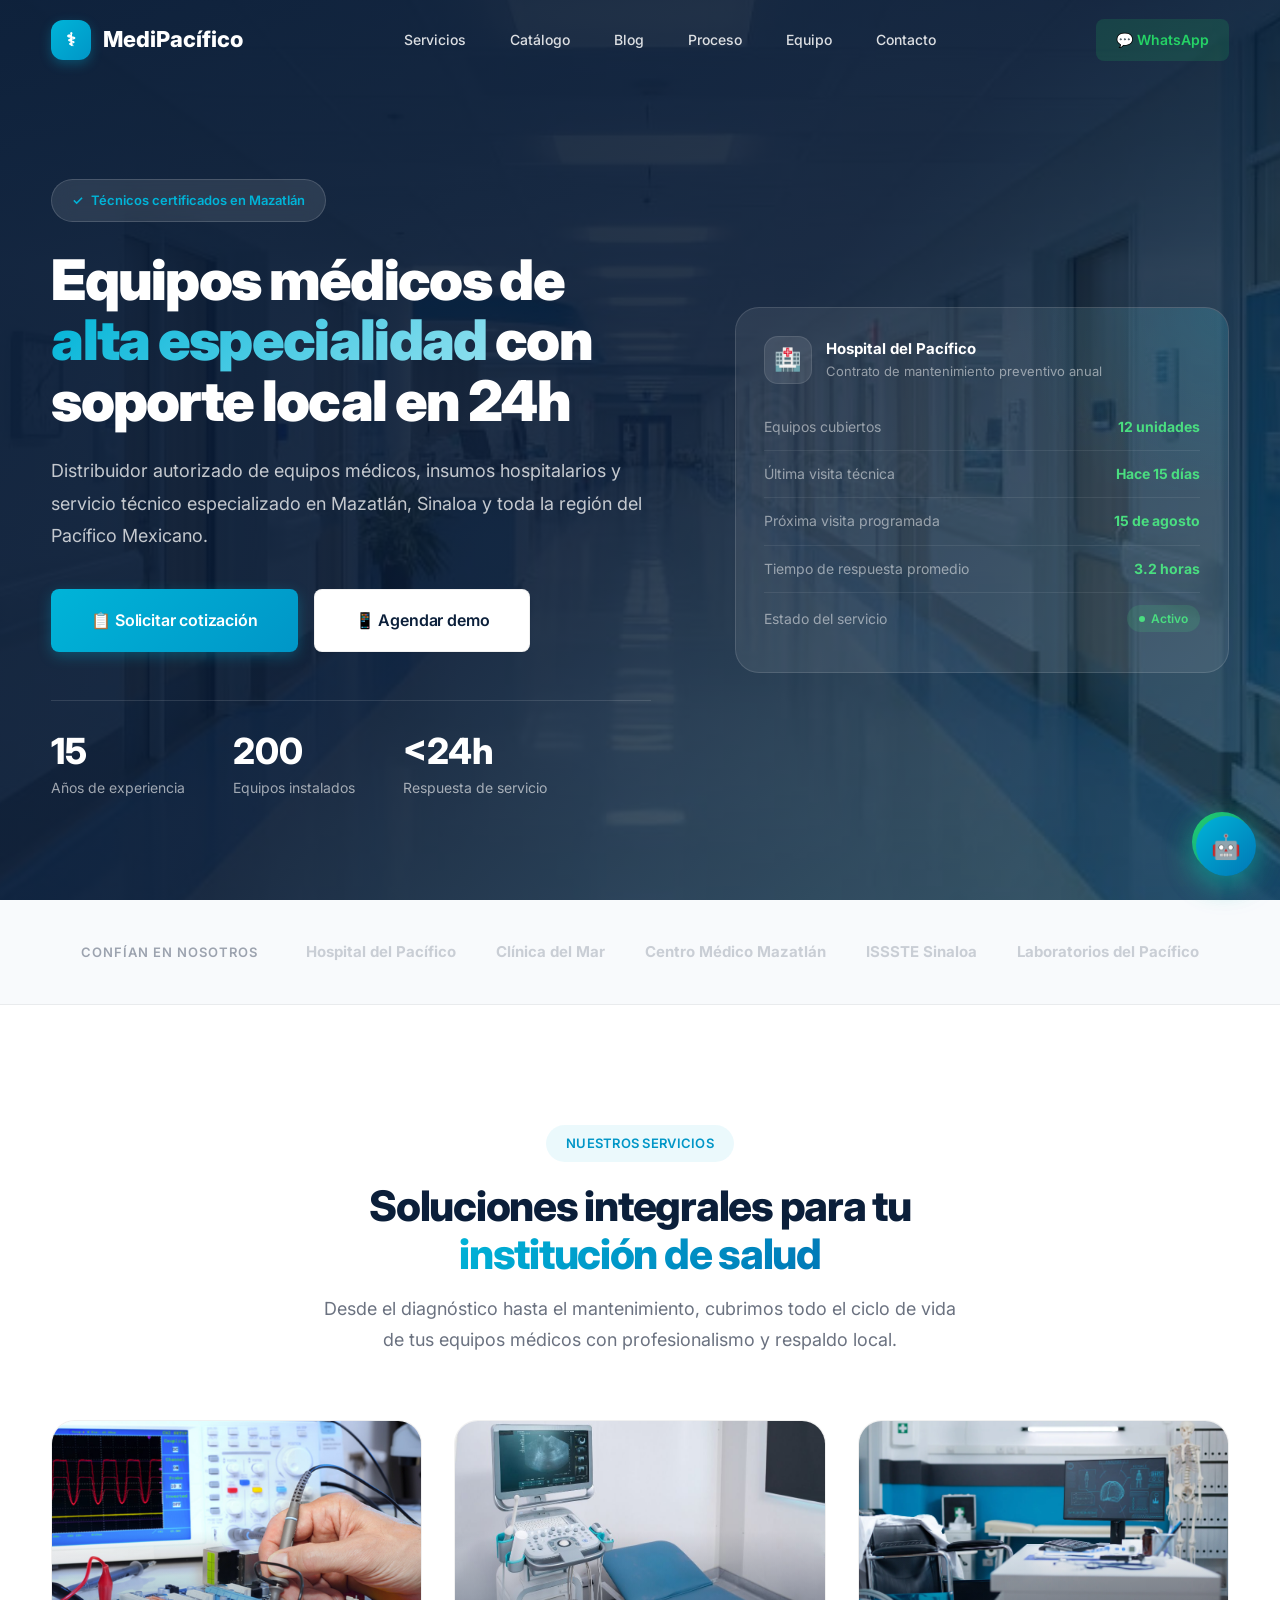
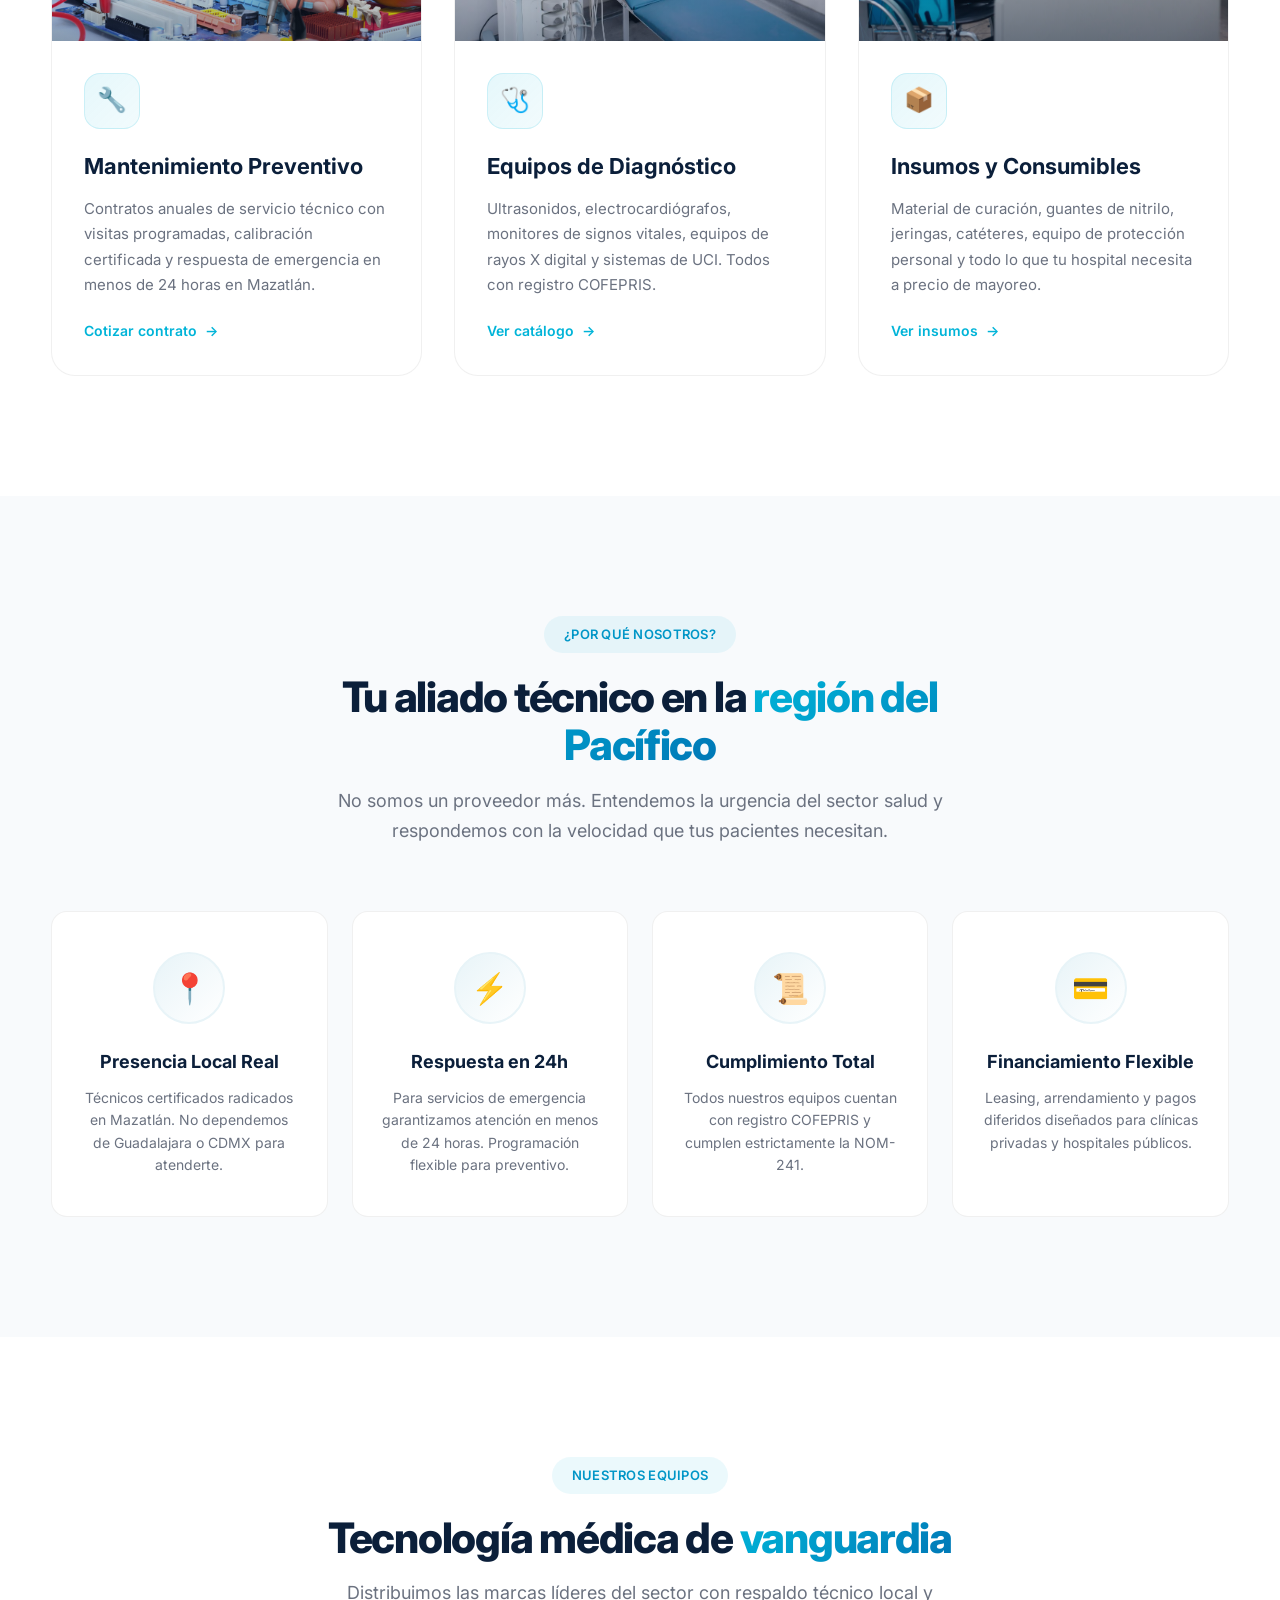
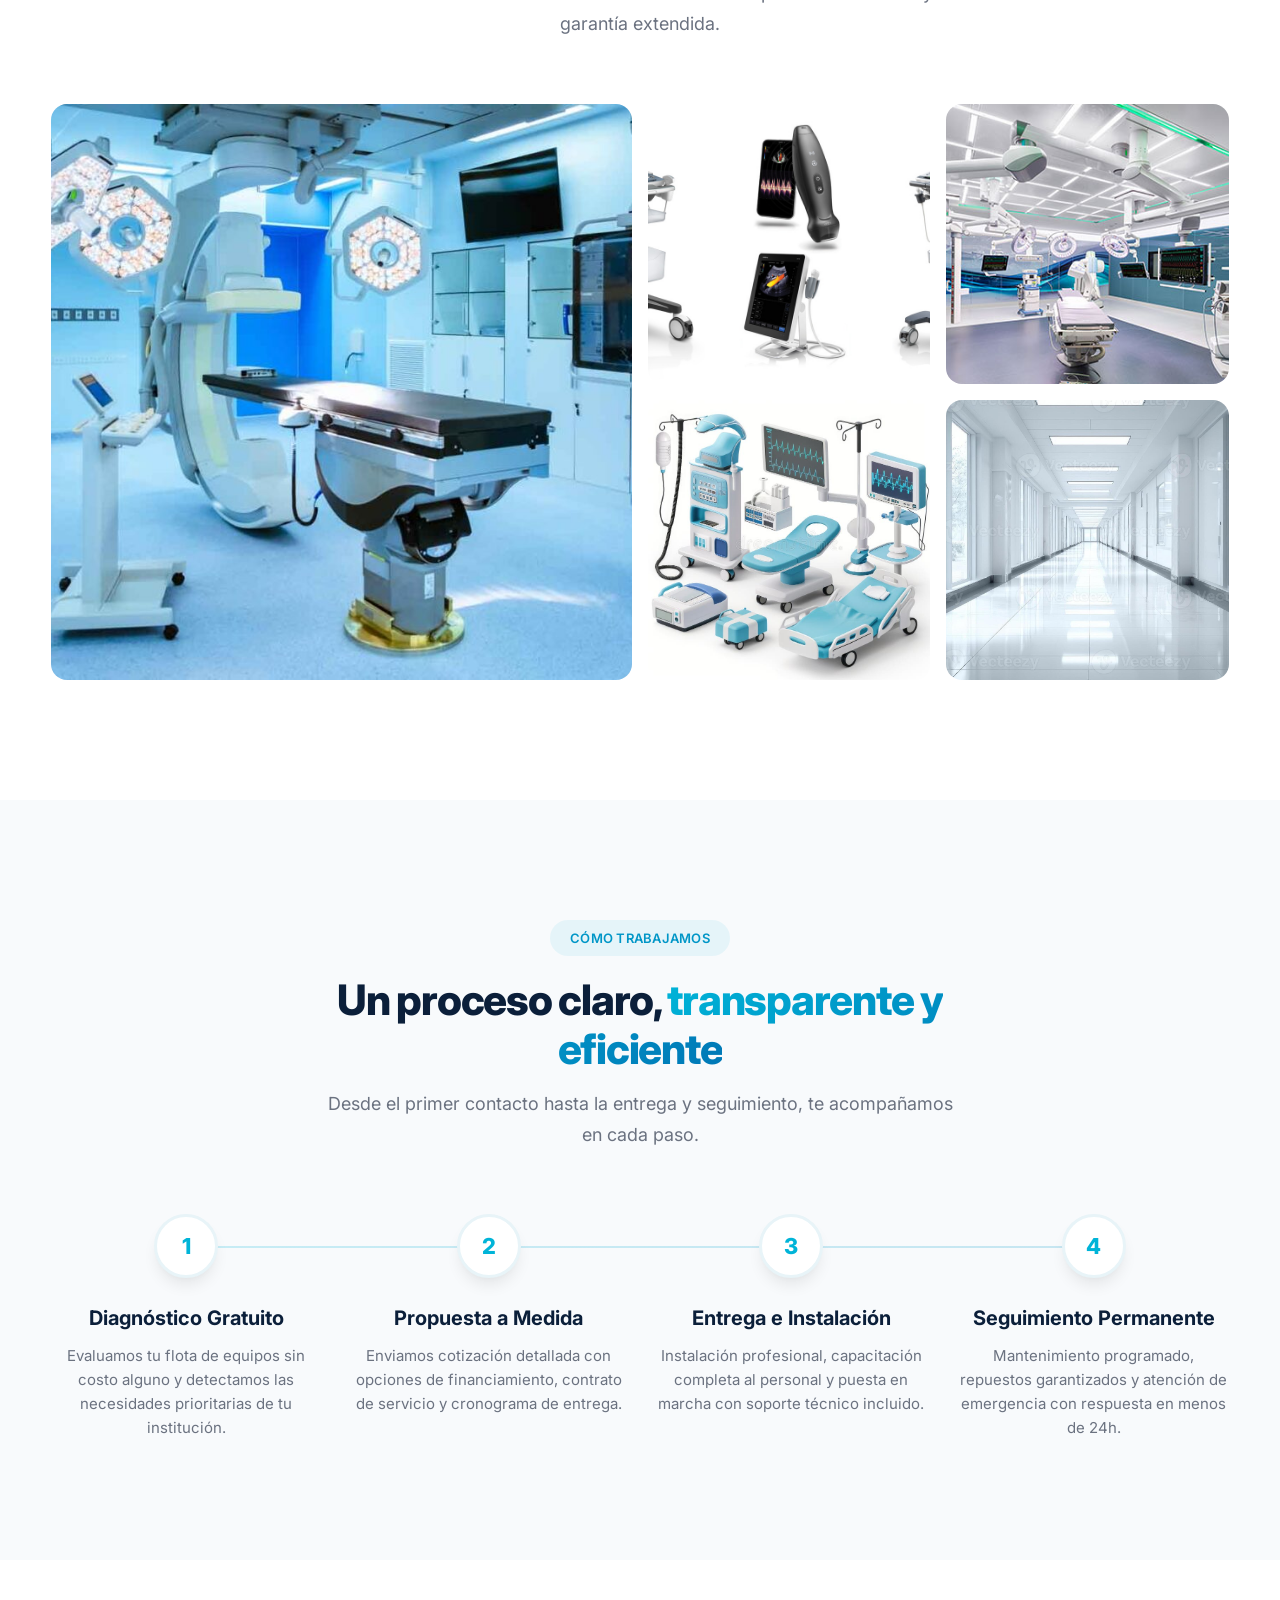
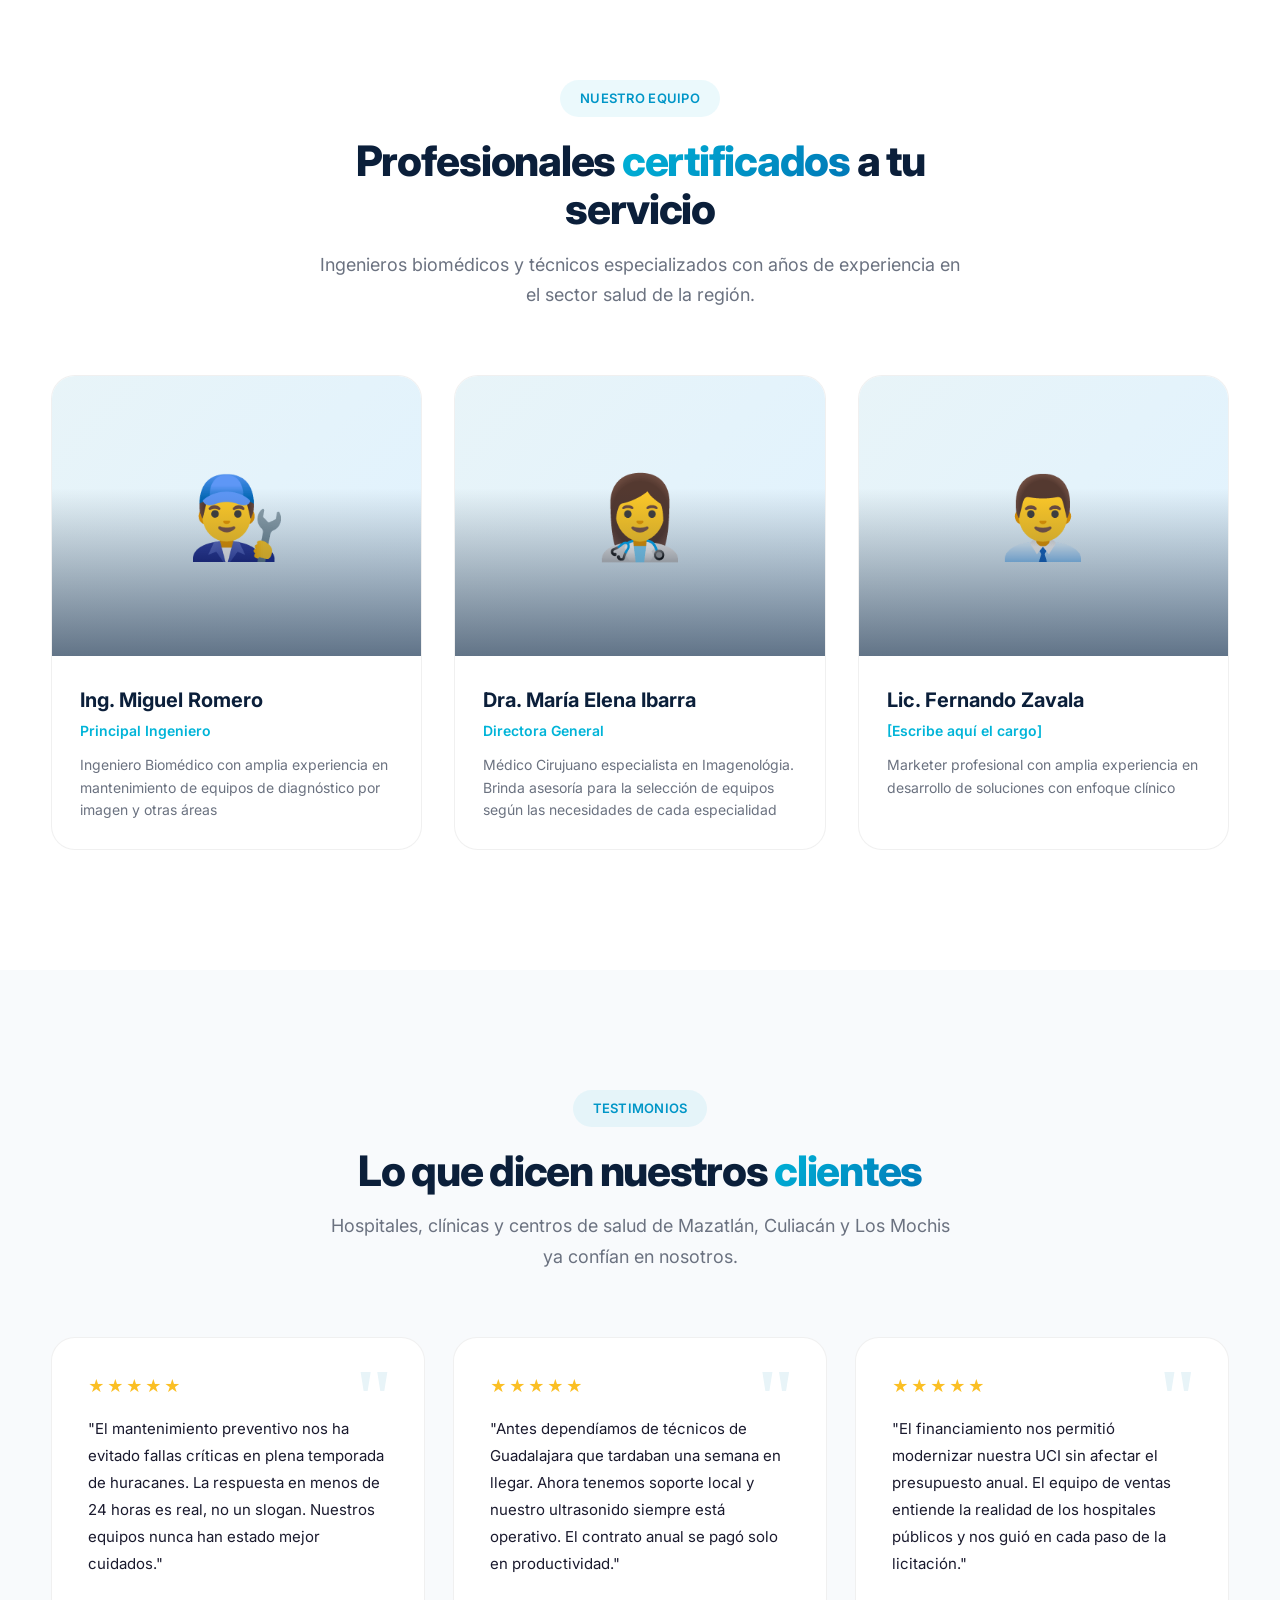
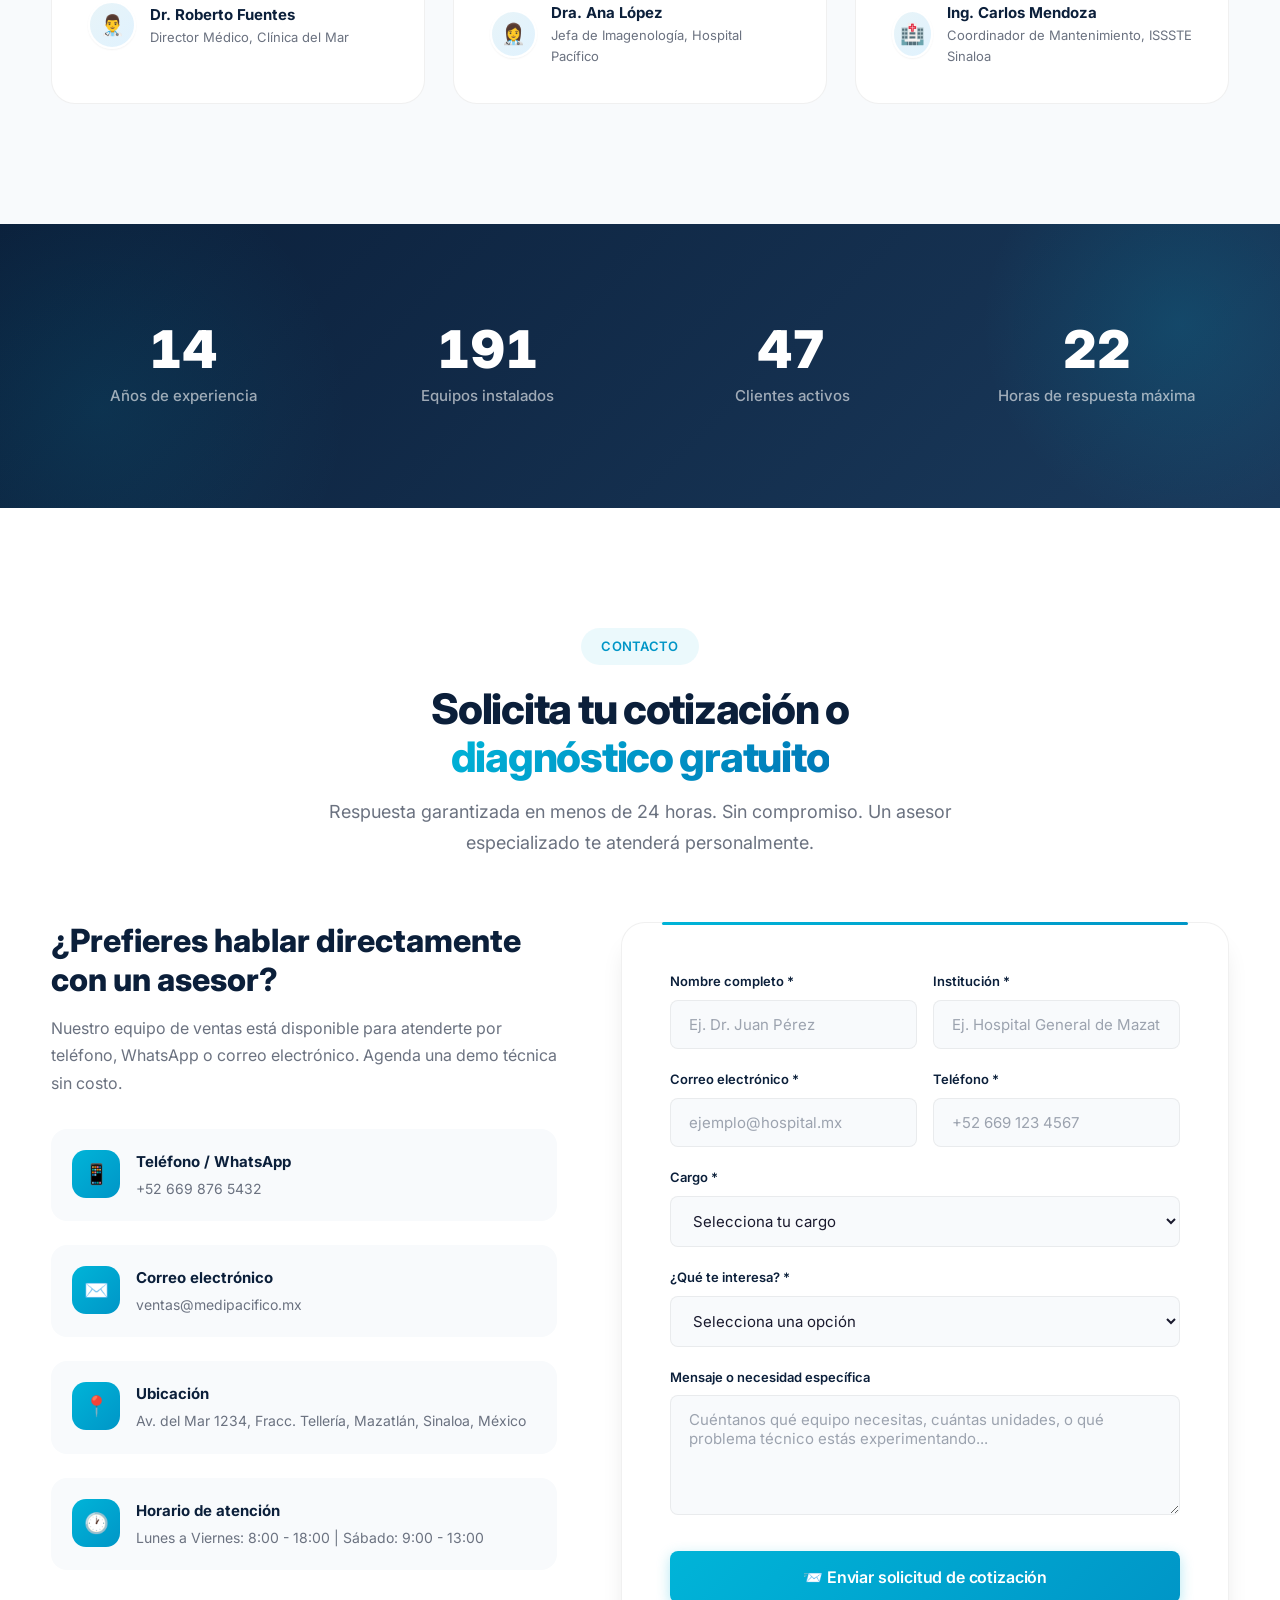
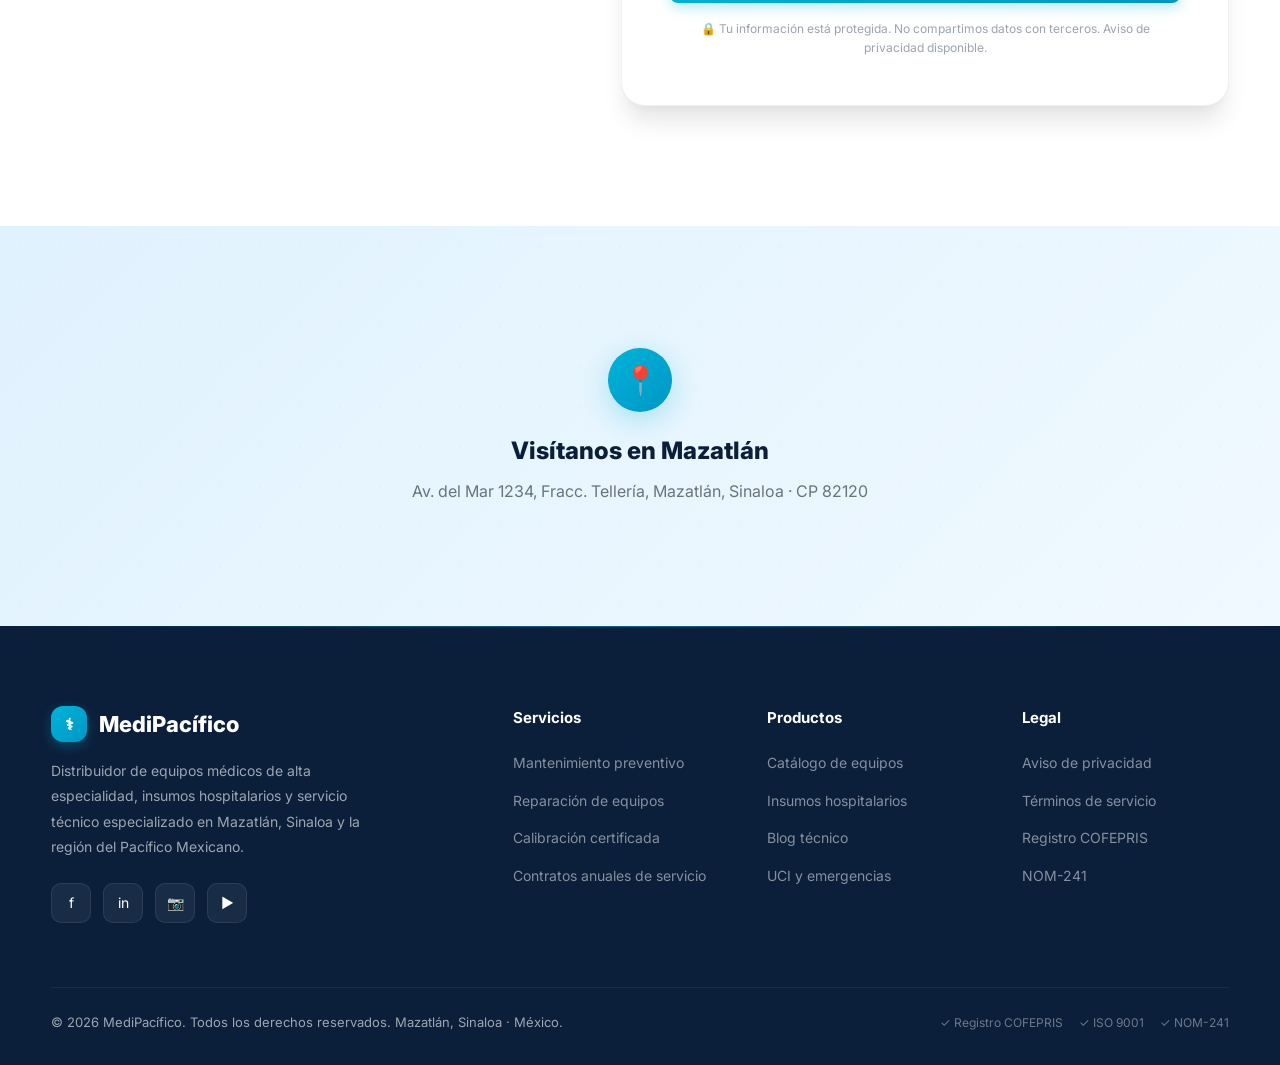
<file: index.html>
<!DOCTYPE html>
<html lang="es-MX">
<head>
<meta charset="UTF-8">
<meta name="viewport" content="width=device-width, initial-scale=1.0">
<meta name="description" content="Distribuidor de equipos médicos e insumos en Mazatlán, Sinaloa. Mantenimiento preventivo con respuesta en 24h. Técnicos certificados. Registro COFEPRIS.">
<meta name="keywords" content="equipos médicos Mazatlán, insumos hospitalarios Sinaloa, mantenimiento equipos médicos, distribuidor médico, servicio técnico médico">
<meta property="og:title" content="MediPacífico | Equipos Médicos e Insumos en Mazatlán">
<meta property="og:description" content="Distribuidor de equipos médicos de alta especialidad con soporte técnico local en Mazatlán y la región del Pacífico Mexicano.">
<meta property="og:type" content="website">
<title>MediPacífico | Equipos Médicos, Insumos y Mantenimiento en Mazatlán</title>
<link rel="stylesheet" href="css/style.css">
<base target="_blank">
</head>
<body>

<!-- Preloader -->
<div class="preloader">
  <div class="preloader-logo">⚕</div>
  <div class="preloader-bar"></div>
</div>

<!-- Header -->
<header class="header">
  <div class="container header-inner">
    <a href="#" class="logo">
      <div class="logo-icon">⚕</div>
      MediPacífico
    </a>
    <nav class="nav">
      <a href="#servicios" class="nav-link">Servicios</a>
      <a href="catalogo.html" class="nav-link">Catálogo</a>
      <a href="blog.html" class="nav-link">Blog</a>
      <a href="#proceso" class="nav-link">Proceso</a>
      <a href="#equipo" class="nav-link">Equipo</a>
      <a href="#contacto" class="nav-link">Contacto</a>
    </nav>
    <div class="nav-cta">
      <a href="https://wa.me/526698765432?text=Hola%2C%20vi%20su%20p%C3%A1gina%20y%20estoy%20interesado%20en%20cotizar%20equipo%20m%C3%A9dico." class="header-whatsapp" target="_blank" rel="noopener">💬 WhatsApp</a>
      <button class="mobile-toggle" aria-label="Menú">☰</button>
    </div>
  </div>
</header>

<!-- Hero -->
<section class="hero" id="inicio">
  <div class="hero-bg">
    <img src="images/hospital-corridor.png" alt="Instalaciones hospitalarias modernas">
  </div>
  <div class="hero-overlay"></div>
  <div class="container">
    <div class="hero-grid">
      <div class="hero-content">
        <div class="hero-badge">
          <span>✓</span> Técnicos certificados en Mazatlán
        </div>
        <h1 class="hero-title">
          Equipos médicos de <span class="highlight">alta especialidad</span> con soporte local en 24h
        </h1>
        <p class="hero-text">
          Distribuidor autorizado de equipos médicos, insumos hospitalarios y servicio técnico especializado en Mazatlán, Sinaloa y toda la región del Pacífico Mexicano.
        </p>
        <div class="hero-cta">
          <a href="#cotizar" class="btn btn-primary btn-lg">📋 Solicitar cotización</a>
          <a href="https://wa.me/526698765432?text=Hola%2C%20quiero%20agendar%20una%20demo%20t%C3%A9cnica." class="btn btn-secondary btn-lg" target="_blank" rel="noopener">📱 Agendar demo</a>
        </div>
        <div class="hero-stats">
          <div class="hero-stat">
            <strong data-count="15">0</strong>
            <span>Años de experiencia</span>
          </div>
          <div class="hero-stat">
            <strong data-count="200">0</strong>
            <span>Equipos instalados</span>
          </div>
          <div class="hero-stat">
            <strong>&lt;24h</strong>
            <span>Respuesta de servicio</span>
          </div>
        </div>
      </div>
      <div class="hero-visual">
        <div class="hero-card">
          <div class="hero-card-header">
            <div class="hero-card-avatar">🏥</div>
            <div>
              <div class="hero-card-title">Hospital del Pacífico</div>
              <div class="hero-card-sub">Contrato de mantenimiento preventivo anual</div>
            </div>
          </div>
          <div class="hero-card-row">
            <span class="hero-card-label">Equipos cubiertos</span>
            <span class="hero-card-value">12 unidades</span>
          </div>
          <div class="hero-card-row">
            <span class="hero-card-label">Última visita técnica</span>
            <span class="hero-card-value">Hace 15 días</span>
          </div>
          <div class="hero-card-row">
            <span class="hero-card-label">Próxima visita programada</span>
            <span class="hero-card-value">15 de agosto</span>
          </div>
          <div class="hero-card-row">
            <span class="hero-card-label">Tiempo de respuesta promedio</span>
            <span class="hero-card-value">3.2 horas</span>
          </div>
          <div class="hero-card-row">
            <span class="hero-card-label">Estado del servicio</span>
            <span class="hero-card-status">Activo</span>
          </div>
        </div>
      </div>
    </div>
  </div>
</section>

<!-- Trust Bar -->
<div class="trust-bar">
  <div class="container trust-inner">
    <span class="trust-label">Confían en nosotros</span>
    <div class="trust-logos">
      <span class="trust-logo">Hospital del Pacífico</span>
      <span class="trust-logo">Clínica del Mar</span>
      <span class="trust-logo">Centro Médico Mazatlán</span>
      <span class="trust-logo">ISSSTE Sinaloa</span>
      <span class="trust-logo">Laboratorios del Pacífico</span>
    </div>
  </div>
</div>

<!-- Services -->
<section class="section services" id="servicios">
  <div class="container">
    <div class="section-header reveal">
      <div class="section-label">Nuestros Servicios</div>
      <h2 class="section-title">Soluciones integrales para tu <span class="text-gradient">institución de salud</span></h2>
      <p class="section-subtitle">Desde el diagnóstico hasta el mantenimiento, cubrimos todo el ciclo de vida de tus equipos médicos con profesionalismo y respaldo local.</p>
    </div>
    <div class="services-grid">
      <div class="service-card reveal reveal-delay-1">
        <div class="service-img">
          <img src="images/technician-repair.png" alt="Técnico realizando mantenimiento de equipos médicos">
          <div class="service-img-overlay"></div>
        </div>
        <div class="service-body">
          <div class="service-icon-wrap">🔧</div>
          <h3>Mantenimiento Preventivo</h3>
          <p>Contratos anuales de servicio técnico con visitas programadas, calibración certificada y respuesta de emergencia en menos de 24 horas en Mazatlán.</p>
          <a href="#cotizar" class="service-link">Cotizar contrato <span>→</span></a>
        </div>
      </div>
      <div class="service-card reveal reveal-delay-2">
        <div class="service-img">
          <img src="images/ultrasound-room.png" alt="Equipo de ultrasonido médico">
          <div class="service-img-overlay"></div>
        </div>
        <div class="service-body">
          <div class="service-icon-wrap">🩺</div>
          <h3>Equipos de Diagnóstico</h3>
          <p>Ultrasonidos, electrocardiógrafos, monitores de signos vitales, equipos de rayos X digital y sistemas de UCI. Todos con registro COFEPRIS.</p>
          <a href="catalogo.html" class="service-link">Ver catálogo <span>→</span></a>
        </div>
      </div>
      <div class="service-card reveal reveal-delay-3">
        <div class="service-img">
          <img src="images/medical-devices.png" alt="Equipos médicos modernos en consultorio">
          <div class="service-img-overlay"></div>
        </div>
        <div class="service-body">
          <div class="service-icon-wrap">📦</div>
          <h3>Insumos y Consumibles</h3>
          <p>Material de curación, guantes de nitrilo, jeringas, catéteres, equipo de protección personal y todo lo que tu hospital necesita a precio de mayoreo.</p>
          <a href="catalogo.html" class="service-link">Ver insumos <span>→</span></a>
        </div>
      </div>
    </div>
  </div>
</section>

<!-- Why Choose Us -->
<section class="section why" id="porque">
  <div class="container">
    <div class="section-header reveal">
      <div class="section-label">¿Por qué nosotros?</div>
      <h2 class="section-title">Tu aliado técnico en la <span class="text-gradient">región del Pacífico</span></h2>
      <p class="section-subtitle">No somos un proveedor más. Entendemos la urgencia del sector salud y respondemos con la velocidad que tus pacientes necesitan.</p>
    </div>
    <div class="why-grid">
      <div class="why-card reveal reveal-delay-1">
        <div class="why-icon">📍</div>
        <h4>Presencia Local Real</h4>
        <p>Técnicos certificados radicados en Mazatlán. No dependemos de Guadalajara o CDMX para atenderte.</p>
      </div>
      <div class="why-card reveal reveal-delay-2">
        <div class="why-icon">⚡</div>
        <h4>Respuesta en 24h</h4>
        <p>Para servicios de emergencia garantizamos atención en menos de 24 horas. Programación flexible para preventivo.</p>
      </div>
      <div class="why-card reveal reveal-delay-3">
        <div class="why-icon">📜</div>
        <h4>Cumplimiento Total</h4>
        <p>Todos nuestros equipos cuentan con registro COFEPRIS y cumplen estrictamente la NOM-241.</p>
      </div>
      <div class="why-card reveal reveal-delay-4">
        <div class="why-icon">💳</div>
        <h4>Financiamiento Flexible</h4>
        <p>Leasing, arrendamiento y pagos diferidos diseñados para clínicas privadas y hospitales públicos.</p>
      </div>
    </div>
  </div>
</section>

<!-- Gallery -->
<section class="section gallery" id="equipos">
  <div class="container">
    <div class="section-header reveal">
      <div class="section-label">Nuestros Equipos</div>
      <h2 class="section-title">Tecnología médica de <span class="text-gradient">vanguardia</span></h2>
      <p class="section-subtitle">Distribuimos las marcas líderes del sector con respaldo técnico local y garantía extendida.</p>
    </div>
    <div class="gallery-grid">
      <div class="gallery-item reveal">
        <img src="images/hybrid-or.png" alt="Quirófano híbrido con equipos de última generación">
        <div class="gallery-item-overlay">
          <div class="gallery-item-title">Quirófanos Híbridos</div>
          <div class="gallery-item-sub">Equipamiento integral para cirugía de alta especialidad</div>
        </div>
      </div>
      <div class="gallery-item reveal reveal-delay-1">
        <img src="images/ultrasound-devices.png" alt="Diversos equipos de ultrasonido">
        <div class="gallery-item-overlay">
          <div class="gallery-item-title">Ultrasonido</div>
          <div class="gallery-item-sub">Portátiles y de gabinete</div>
        </div>
      </div>
      <div class="gallery-item reveal reveal-delay-2">
        <img src="images/operating-room.png" alt="Sala de operaciones moderna">
        <div class="gallery-item-overlay">
          <div class="gallery-item-title">Sala de Operaciones</div>
          <div class="gallery-item-sub">Tecnología STERIS integrada</div>
        </div>
      </div>
      <div class="gallery-item reveal reveal-delay-1">
        <img src="images/equipment-set.png" alt="Conjunto de equipos médicos">
        <div class="gallery-item-overlay">
          <div class="gallery-item-title">UCI y Emergencias</div>
          <div class="gallery-item-sub">Monitores, ventiladores, bombas</div>
        </div>
      </div>
      <div class="gallery-item reveal reveal-delay-2">
        <img src="images/hospital-hallway.png" alt="Pasillo moderno de hospital">
        <div class="gallery-item-overlay">
          <div class="gallery-item-title">Infraestructura Hospitalaria</div>
          <div class="gallery-item-sub">Diseño y equipamiento completo</div>
        </div>
      </div>
    </div>
  </div>
</section>

<!-- Process -->
<section class="section process" id="proceso">
  <div class="container">
    <div class="section-header reveal">
      <div class="section-label">Cómo trabajamos</div>
      <h2 class="section-title">Un proceso claro, <span class="text-gradient">transparente y eficiente</span></h2>
      <p class="section-subtitle">Desde el primer contacto hasta la entrega y seguimiento, te acompañamos en cada paso.</p>
    </div>
    <div class="process-grid">
      <div class="process-line"></div>
      <div class="process-step reveal reveal-delay-1">
        <div class="process-num">1</div>
        <h4>Diagnóstico Gratuito</h4>
        <p>Evaluamos tu flota de equipos sin costo alguno y detectamos las necesidades prioritarias de tu institución.</p>
      </div>
      <div class="process-step reveal reveal-delay-2">
        <div class="process-num">2</div>
        <h4>Propuesta a Medida</h4>
        <p>Enviamos cotización detallada con opciones de financiamiento, contrato de servicio y cronograma de entrega.</p>
      </div>
      <div class="process-step reveal reveal-delay-3">
        <div class="process-num">3</div>
        <h4>Entrega e Instalación</h4>
        <p>Instalación profesional, capacitación completa al personal y puesta en marcha con soporte técnico incluido.</p>
      </div>
      <div class="process-step reveal reveal-delay-4">
        <div class="process-num">4</div>
        <h4>Seguimiento Permanente</h4>
        <p>Mantenimiento programado, repuestos garantizados y atención de emergencia con respuesta en menos de 24h.</p>
      </div>
    </div>
  </div>
</section>

<!-- ═══════════════════════════════════════════════════════════════ -->
<!-- SECCIÓN: EQUIPO PROFESIONAL                                  -->
<!-- ═══════════════════════════════════════════════════════════════ -->
<!-- INSTRUCCIONES DE EDICIÓN:                                    -->
<!-- 1. Solo cambia el TEXTO entre las etiquetas HTML             -->
<!-- 2. Para fotos reales: reemplaza el emoji por:               -->
<!--    <img src="images/nombre-foto.jpg" alt="Nombre"           -->
<!--         style="width:100%;height:100%;object-fit:cover;">   -->
<!-- 3. No borres las etiquetas <div>, <h4>, <p>, etc.          -->
<!-- ═══════════════════════════════════════════════════════════════ -->

<section class="section team" id="equipo">
  <div class="container">
    <div class="section-header reveal">
      <div class="section-label">Nuestro Equipo</div>
      <h2 class="section-title">Profesionales <span class="text-gradient">certificados</span> a tu servicio</h2>
      <p class="section-subtitle">Ingenieros biomédicos y técnicos especializados con años de experiencia en el sector salud de la región.</p>
    </div>
    <div class="team-grid">

      <!-- ━━━━━ TARJETA 1: TÉCNICO / DIRECTOR ━━━━━ -->
      <div class="team-card reveal reveal-delay-1">
        <!-- FOTO: Usa emoji o <img src="images/tu-foto.jpg" ...> -->
        <div class="team-img">👨‍🔧</div>
        <div class="team-info">
          <!-- NOMBRE COMPLETO -->
          <h4>Ing. Miguel Romero</h4>
          <!-- CARGO / PUESTO -->
          <div class="team-role">Principal Ingeniero</div>
          <!-- BIOGRAFÍA -->
          <p class="team-bio">Ingeniero Biomédico con amplia experiencia en mantenimiento de equipos de diagnóstico por imagen y otras áreas</p>
        </div>
      </div>

      <!-- ━━━━━ TARJETA 2: CLÍNICO / ASESOR ━━━━━ -->
      <div class="team-card reveal reveal-delay-2">
        <div class="team-img">👩‍⚕️</div>
        <div class="team-info">
          <h4>Dra. María Elena Ibarra</h4>
          <div class="team-role">Directora General</div>
          <p class="team-bio">Médico Cirujuano especialista en Imagenológia. Brinda asesoría para la selección de equipos según las necesidades de cada especialidad</p>
        </div>
      </div>

      <!-- ━━━━━ TARJETA 3: COMERCIAL / ADMINISTRATIVO ━━━━━ -->
      <div class="team-card reveal reveal-delay-3">
        <div class="team-img">👨‍💼</div>
        <div class="team-info">
          <h4>Lic. Fernando Zavala</h4>
          <div class="team-role">[Escribe aquí el cargo]</div>
          <p class="team-bio">Marketer profesional con amplia experiencia en desarrollo de soluciones con enfoque clínico</p>
        </div>
      </div>

    </div>
  </div>
</section>

<!-- Testimonials -->
<section class="section testimonials">
  <div class="container">
    <div class="section-header reveal">
      <div class="section-label">Testimonios</div>
      <h2 class="section-title">Lo que dicen nuestros <span class="text-gradient">clientes</span></h2>
      <p class="section-subtitle">Hospitales, clínicas y centros de salud de Mazatlán, Culiacán y Los Mochis ya confían en nosotros.</p>
    </div>
    <div class="testimonials-grid">
      <div class="testimonial-card reveal reveal-delay-1">
        <div class="testimonial-stars">★★★★★</div>
        <p class="testimonial-text">"El mantenimiento preventivo nos ha evitado fallas críticas en plena temporada de huracanes. La respuesta en menos de 24 horas es real, no un slogan. Nuestros equipos nunca han estado mejor cuidados."</p>
        <div class="testimonial-author">
          <div class="testimonial-avatar">👨‍⚕️</div>
          <div>
            <div class="testimonial-name">Dr. Roberto Fuentes</div>
            <div class="testimonial-role">Director Médico, Clínica del Mar</div>
          </div>
        </div>
      </div>
      <div class="testimonial-card reveal reveal-delay-2">
        <div class="testimonial-stars">★★★★★</div>
        <p class="testimonial-text">"Antes dependíamos de técnicos de Guadalajara que tardaban una semana en llegar. Ahora tenemos soporte local y nuestro ultrasonido siempre está operativo. El contrato anual se pagó solo en productividad."</p>
        <div class="testimonial-author">
          <div class="testimonial-avatar">👩‍⚕️</div>
          <div>
            <div class="testimonial-name">Dra. Ana López</div>
            <div class="testimonial-role">Jefa de Imagenología, Hospital Pacífico</div>
          </div>
        </div>
      </div>
      <div class="testimonial-card reveal reveal-delay-3">
        <div class="testimonial-stars">★★★★★</div>
        <p class="testimonial-text">"El financiamiento nos permitió modernizar nuestra UCI sin afectar el presupuesto anual. El equipo de ventas entiende la realidad de los hospitales públicos y nos guió en cada paso de la licitación."</p>
        <div class="testimonial-author">
          <div class="testimonial-avatar">🏥</div>
          <div>
            <div class="testimonial-name">Ing. Carlos Mendoza</div>
            <div class="testimonial-role">Coordinador de Mantenimiento, ISSSTE Sinaloa</div>
          </div>
        </div>
      </div>
    </div>
  </div>
</section>

<!-- Stats Counter -->
<section class="stats-section">
  <div class="container">
    <div class="stats-grid">
      <div class="stat-item reveal">
        <div class="stat-number" data-count="15">0</div>
        <div class="stat-label">Años de experiencia</div>
      </div>
      <div class="stat-item reveal reveal-delay-1">
        <div class="stat-number" data-count="200">0</div>
        <div class="stat-label">Equipos instalados</div>
      </div>
      <div class="stat-item reveal reveal-delay-2">
        <div class="stat-number" data-count="50">0</div>
        <div class="stat-label">Clientes activos</div>
      </div>
      <div class="stat-item reveal reveal-delay-3">
        <div class="stat-number" data-count="24">0</div>
        <div class="stat-label">Horas de respuesta máxima</div>
      </div>
    </div>
  </div>
</section>

<!-- Contact / Form -->
<section class="section contact" id="contacto">
  <div class="container">
    <div class="section-header reveal">
      <div class="section-label">Contacto</div>
      <h2 class="section-title">Solicita tu cotización o <span class="text-gradient">diagnóstico gratuito</span></h2>
      <p class="section-subtitle">Respuesta garantizada en menos de 24 horas. Sin compromiso. Un asesor especializado te atenderá personalmente.</p>
    </div>
    <div class="contact-grid">
      <div class="contact-info reveal">
        <h3>¿Prefieres hablar directamente con un asesor?</h3>
        <p>Nuestro equipo de ventas está disponible para atenderte por teléfono, WhatsApp o correo electrónico. Agenda una demo técnica sin costo.</p>
        <div class="contact-item">
          <div class="contact-icon">📱</div>
          <div>
            <h4>Teléfono / WhatsApp</h4>
            <p>+52 669 876 5432</p>
          </div>
        </div>
        <div class="contact-item">
          <div class="contact-icon">✉️</div>
          <div>
            <h4>Correo electrónico</h4>
            <p>ventas@medipacifico.mx</p>
          </div>
        </div>
        <div class="contact-item">
          <div class="contact-icon">📍</div>
          <div>
            <h4>Ubicación</h4>
            <p>Av. del Mar 1234, Fracc. Tellería, Mazatlán, Sinaloa, México</p>
          </div>
        </div>
        <div class="contact-item">
          <div class="contact-icon">🕐</div>
          <div>
            <h4>Horario de atención</h4>
            <p>Lunes a Viernes: 8:00 - 18:00 | Sábado: 9:00 - 13:00</p>
          </div>
        </div>
      </div>
      <div class="contact-form-wrap reveal reveal-delay-2" id="cotizar">
        <form id="leadForm">
          <div class="form-row">
            <div class="form-group">
              <label for="nombre">Nombre completo *</label>
              <input type="text" id="nombre" name="nombre" placeholder="Ej. Dr. Juan Pérez" required>
            </div>
            <div class="form-group">
              <label for="institucion">Institución *</label>
              <input type="text" id="institucion" name="institucion" placeholder="Ej. Hospital General de Mazatlán" required>
            </div>
          </div>
          <div class="form-row">
            <div class="form-group">
              <label for="email">Correo electrónico *</label>
              <input type="email" id="email" name="email" placeholder="ejemplo@hospital.mx" required>
            </div>
            <div class="form-group">
              <label for="telefono">Teléfono *</label>
              <input type="tel" id="telefono" name="telefono" placeholder="+52 669 123 4567" required>
            </div>
          </div>
          <div class="form-group">
            <label for="cargo">Cargo *</label>
            <select id="cargo" name="cargo" required>
              <option value="">Selecciona tu cargo</option>
              <option value="director_medico">Director Médico</option>
              <option value="jefe_compras">Jefe de Compras / Adquisiciones</option>
              <option value="ingeniero_biomedico">Ingeniero Biomédico</option>
              <option value="administrador">Administrador / Gerente Hospitalario</option>
              <option value="medico">Médico Especialista</option>
              <option value="otro">Otro</option>
            </select>
          </div>
          <div class="form-group">
            <label for="interes">¿Qué te interesa? *</label>
            <select id="interes" name="interes" required>
              <option value="">Selecciona una opción</option>
              <option value="mantenimiento">Mantenimiento preventivo / Reparación</option>
              <option value="equipos_diagnostico">Equipos de diagnóstico por imagen</option>
              <option value="monitoreo">Monitores y signos vitales</option>
              <option value="insumos">Insumos y consumibles por mayoreo</option>
              <option value="cotizacion_general">Cotización general / Asesoría</option>
            </select>
          </div>
          <div class="form-group">
            <label for="mensaje">Mensaje o necesidad específica</label>
            <textarea id="mensaje" name="mensaje" placeholder="Cuéntanos qué equipo necesitas, cuántas unidades, o qué problema técnico estás experimentando..."></textarea>
          </div>
          <button type="submit" class="btn btn-primary form-submit">📨 Enviar solicitud de cotización</button>
          <p class="form-note">🔒 Tu información está protegida. No compartimos datos con terceros. Aviso de privacidad disponible.</p>
        </form>
      </div>
    </div>
  </div>
</section>

<!-- Map -->
<section class="map-section">
  <div class="map-content">
    <div class="map-pin">📍</div>
    <h3>Visítanos en Mazatlán</h3>
    <p>Av. del Mar 1234, Fracc. Tellería, Mazatlán, Sinaloa · CP 82120</p>
  </div>
</section>

<!-- Footer -->
<footer class="footer">
  <div class="container">
    <div class="footer-grid">
      <div>
        <div class="footer-brand">
          <div class="logo-icon" style="width:36px;height:36px;font-size:16px;">⚕</div>
          MediPacífico
        </div>
        <p class="footer-desc">Distribuidor de equipos médicos de alta especialidad, insumos hospitalarios y servicio técnico especializado en Mazatlán, Sinaloa y la región del Pacífico Mexicano.</p>
        <div class="footer-social">
          <a href="#" title="Facebook" aria-label="Facebook">f</a>
          <a href="#" title="LinkedIn" aria-label="LinkedIn">in</a>
          <a href="#" title="Instagram" aria-label="Instagram">📷</a>
          <a href="#" title="YouTube" aria-label="YouTube">▶</a>
        </div>
      </div>
      <div>
        <h4>Servicios</h4>
        <ul class="footer-links">
          <li><a href="#servicios">Mantenimiento preventivo</a></li>
          <li><a href="#servicios">Reparación de equipos</a></li>
          <li><a href="#servicios">Calibración certificada</a></li>
          <li><a href="#contacto">Contratos anuales de servicio</a></li>
        </ul>
      </div>
      <div>
        <h4>Productos</h4>
        <ul class="footer-links">
          <li><a href="catalogo.html">Catálogo de equipos</a></li>
          <li><a href="catalogo.html">Insumos hospitalarios</a></li>
          <li><a href="blog.html">Blog técnico</a></li>
          <li><a href="catalogo.html">UCI y emergencias</a></li>
        </ul>
      </div>
      <div>
        <h4>Legal</h4>
        <ul class="footer-links">
          <li><a href="#">Aviso de privacidad</a></li>
          <li><a href="#">Términos de servicio</a></li>
          <li><a href="#">Registro COFEPRIS</a></li>
          <li><a href="#">NOM-241</a></li>
        </ul>
      </div>
    </div>
    <div class="footer-bottom">
      <span>© 2026 MediPacífico. Todos los derechos reservados. Mazatlán, Sinaloa · México.</span>
      <div class="footer-cert">
        <span>✓ Registro COFEPRIS</span>
        <span>✓ ISO 9001</span>
        <span>✓ NOM-241</span>
      </div>
    </div>
  </div>
</footer>

<!-- Floating WhatsApp -->
<a href="https://wa.me/526698765432?text=Hola%2C%20vi%20su%20p%C3%A1gina%20y%20estoy%20interesado%20en%20cotizar%20equipo%20m%C3%A9dico." class="float-whatsapp" target="_blank" rel="noopener" title="Contáctanos por WhatsApp">💬</a>

<!-- Modal -->
<div class="modal-overlay" id="modal">
  <div class="modal">
    <div class="modal-icon">✓</div>
    <h3>¡Solicitud enviada con éxito!</h3>
    <p>Hemos recibido tu información. Un asesor especializado te contactará en menos de 24 horas con tu cotización o diagnóstico gratuito.</p>
    <button class="btn btn-primary" onclick="closeModal()">Entendido, gracias</button>
  </div>
</div>

<script src="js/main.js"></script>
<script src="js/chat-widget.js"></script>
</body>
</html>
</file>
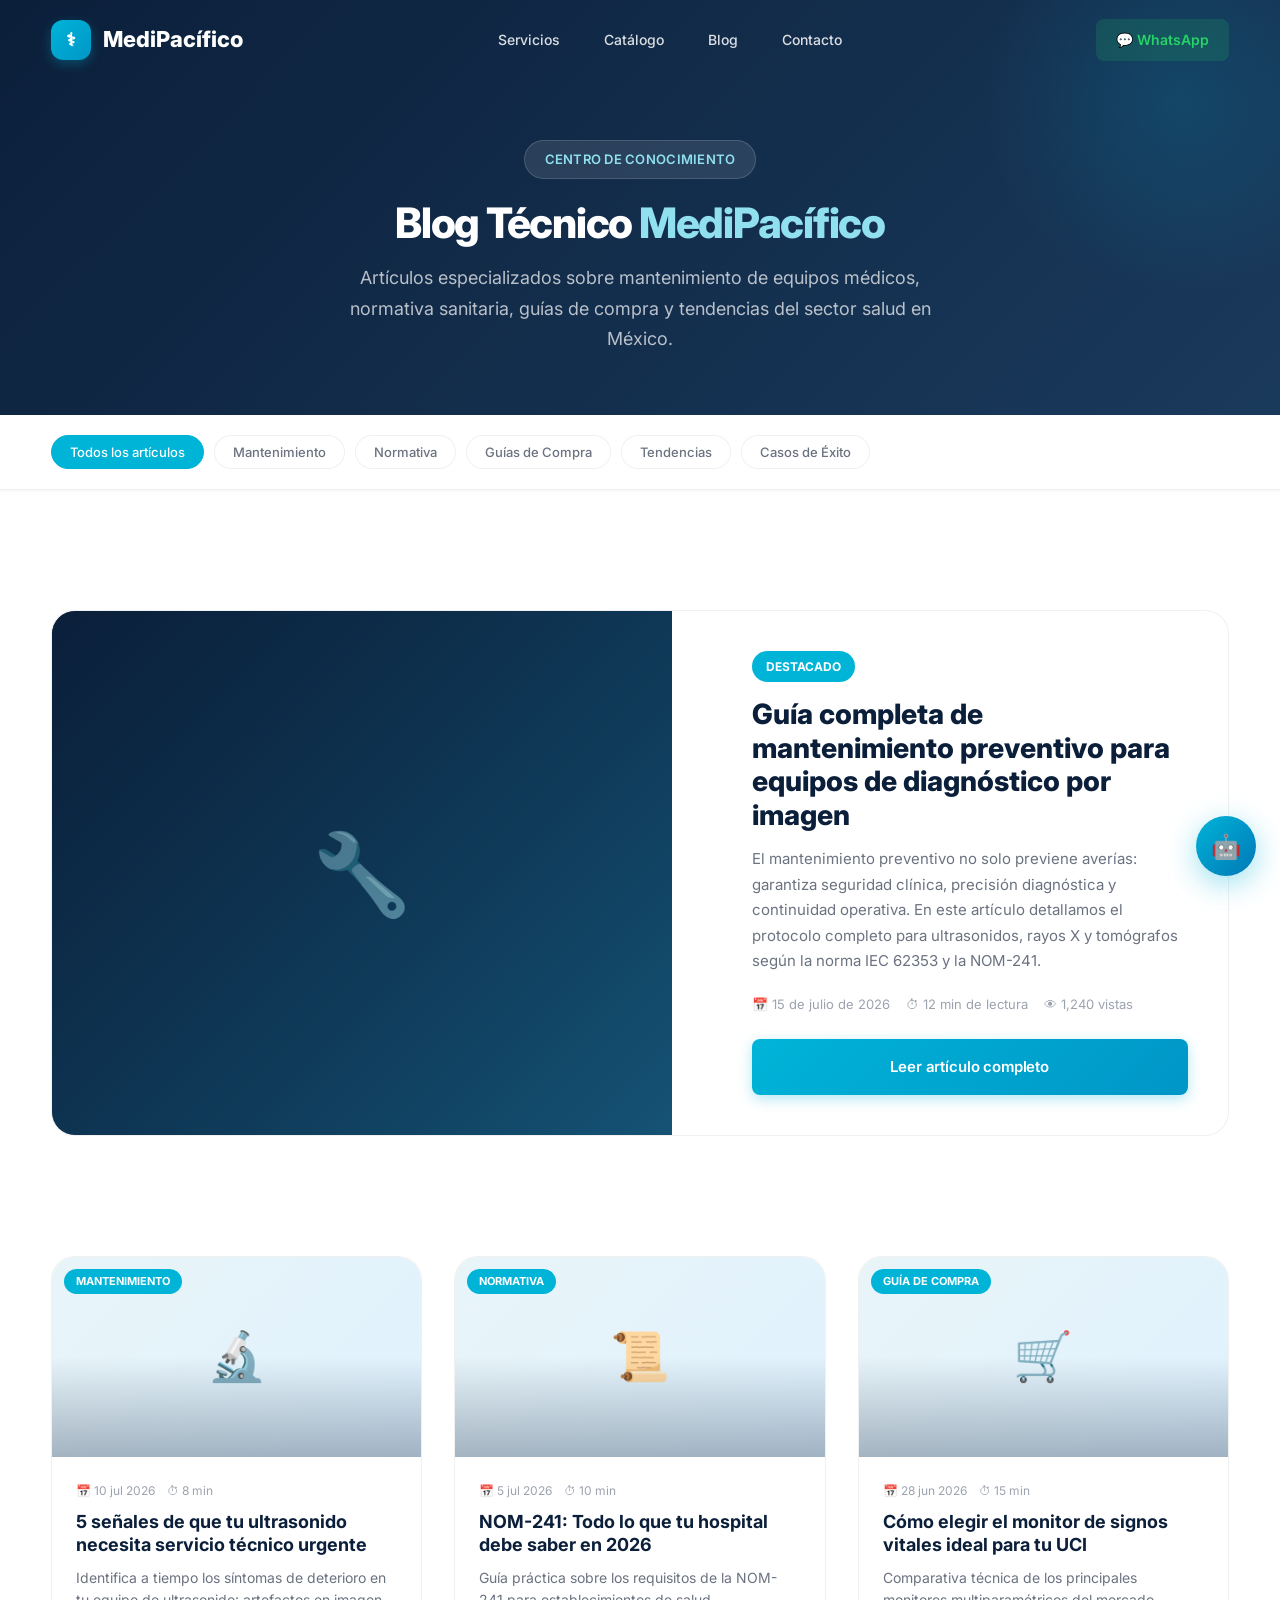
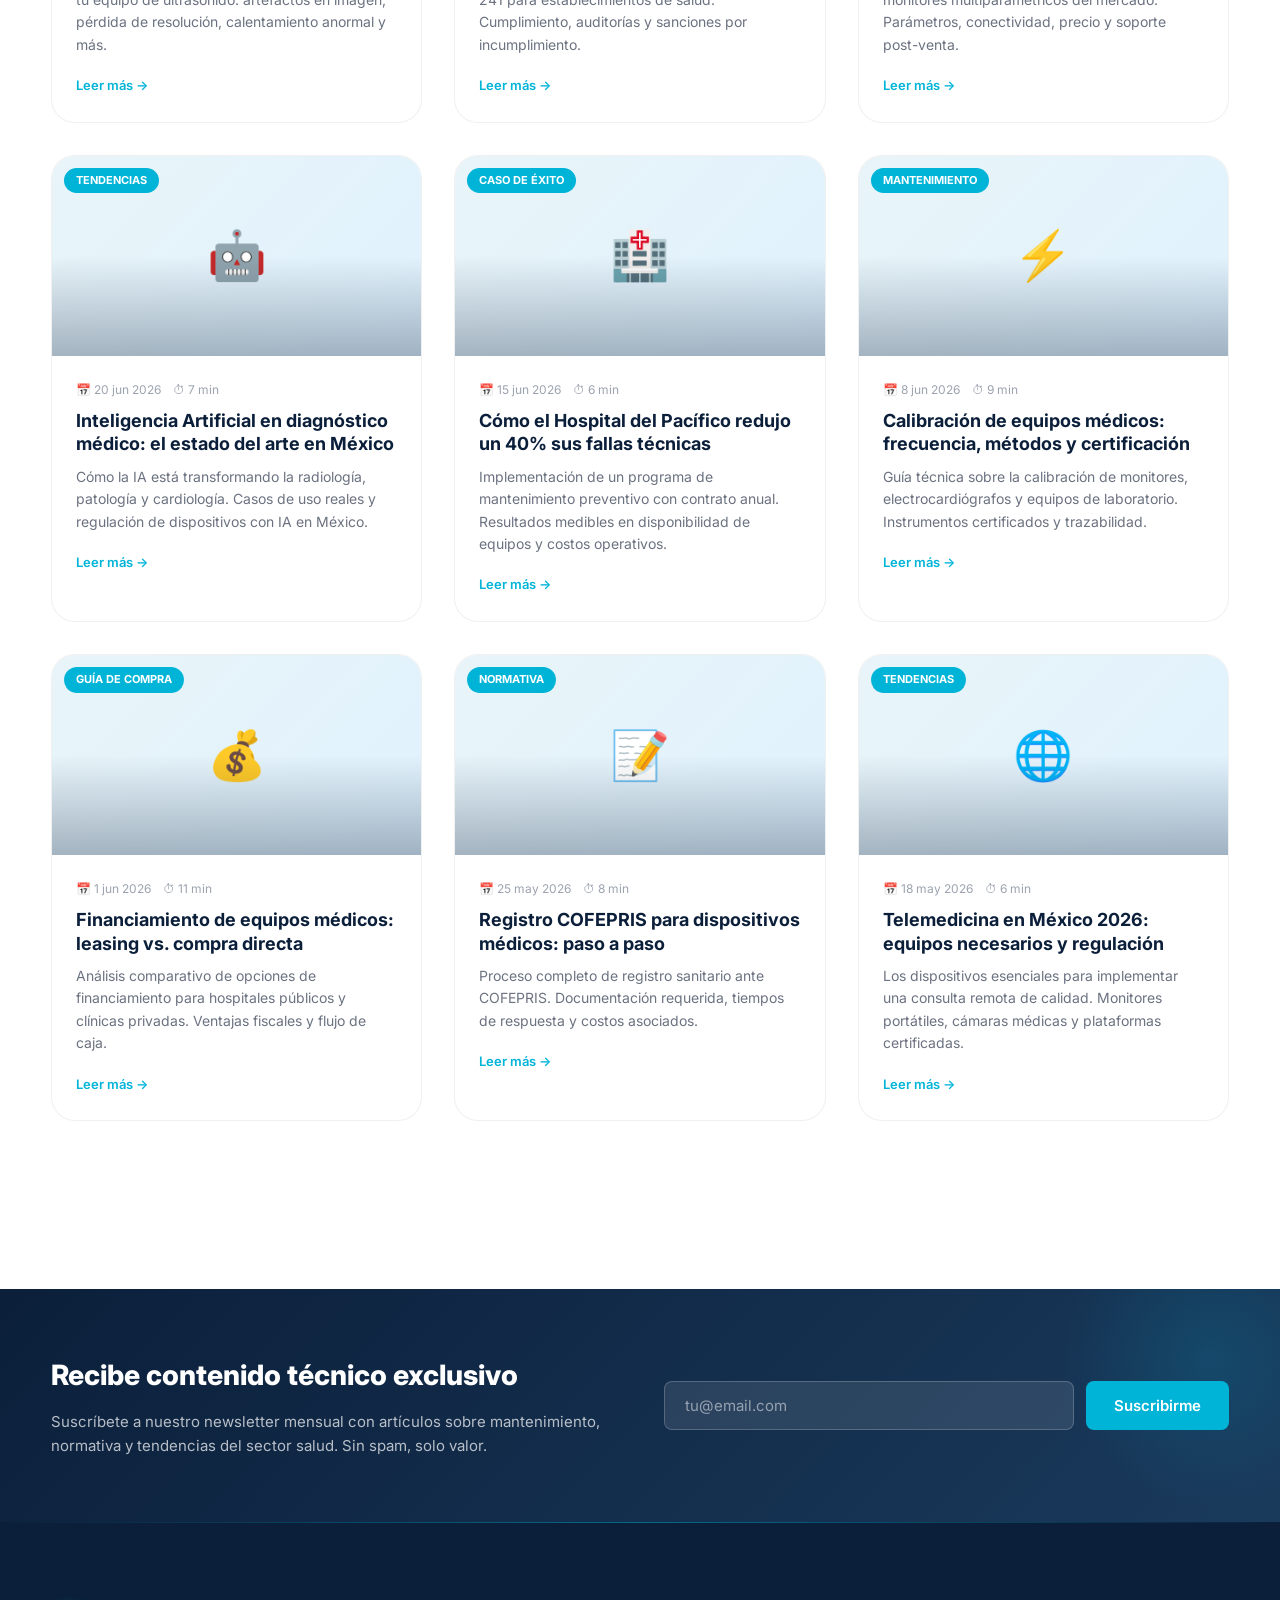
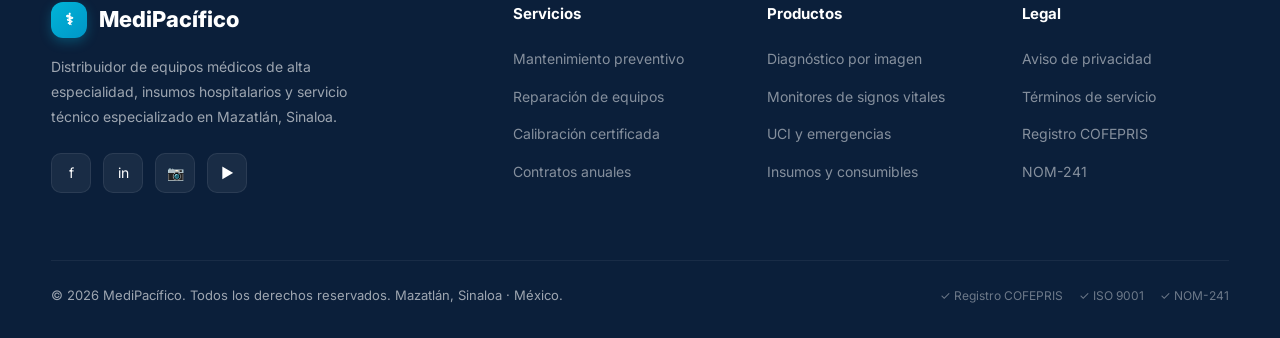
<file: blog.html>
<!DOCTYPE html>
<html lang="es-MX">
<head>
<meta charset="UTF-8">
<meta name="viewport" content="width=device-width, initial-scale=1.0">
<meta name="description" content="Blog técnico de MediPacífico. Artículos sobre mantenimiento de equipos médicos, normativa NOM-241, guías de compra y tendencias del sector salud.">
<title>Blog Técnico | MediPacífico — Equipos Médicos Mazatlán</title>
<link rel="stylesheet" href="css/style.css">
<style>
  .blog-hero { padding: 140px 0 60px; background: linear-gradient(135deg, var(--primary) 0%, var(--primary-light) 100%); position: relative; overflow: hidden; }
  .blog-hero::before { content: ''; position: absolute; top: -100px; right: -100px; width: 400px; height: 400px; background: radial-gradient(circle, rgba(0,180,216,0.15) 0%, transparent 70%); border-radius: 50%; }
  .blog-hero .section-title { color: var(--white); }
  .blog-hero .section-subtitle { color: rgba(255,255,255,0.7); }

  .blog-filters { background: var(--white); padding: 20px 0; border-bottom: 1px solid var(--border); position: sticky; top: var(--header-h); z-index: 100; box-shadow: var(--shadow-sm); }
  .blog-filters-inner { display: flex; gap: 10px; flex-wrap: wrap; }
  .blog-filter-btn {
    padding: 8px 18px;
    border-radius: 100px;
    border: 1.5px solid var(--border);
    background: var(--white);
    font-size: 13px;
    font-weight: 500;
    color: var(--text-light);
    cursor: pointer;
    transition: var(--transition-fast);
    font-family: inherit;
  }
  .blog-filter-btn:hover, .blog-filter-btn.active {
    background: var(--accent);
    color: var(--white);
    border-color: var(--accent);
  }

  .blog-grid {
    display: grid;
    grid-template-columns: repeat(3, 1fr);
    gap: 32px;
    padding: 48px 0;
  }
  .blog-card {
    background: var(--white);
    border-radius: var(--radius-lg);
    overflow: hidden;
    border: 1px solid var(--border);
    transition: var(--transition);
  }
  .blog-card:hover {
    transform: translateY(-6px);
    box-shadow: var(--shadow-xl);
  }
  .blog-card.hidden { display: none; }
  .blog-img {
    height: 200px;
    background: linear-gradient(135deg, var(--light) 0%, #e0f2fe 100%);
    display: flex;
    align-items: center;
    justify-content: center;
    font-size: 48px;
    position: relative;
    overflow: hidden;
  }
  .blog-img::after {
    content: '';
    position: absolute;
    bottom: 0; left: 0; right: 0;
    height: 50%;
    background: linear-gradient(to top, rgba(11,31,58,0.3), transparent);
  }
  .blog-tag {
    position: absolute;
    top: 12px;
    left: 12px;
    padding: 4px 12px;
    border-radius: 100px;
    font-size: 11px;
    font-weight: 700;
    text-transform: uppercase;
    z-index: 2;
    background: var(--accent);
    color: var(--white);
  }
  .blog-body { padding: 24px; }
  .blog-meta {
    display: flex;
    align-items: center;
    gap: 12px;
    margin-bottom: 10px;
    font-size: 12px;
    color: var(--text-muted);
  }
  .blog-meta span { display: flex; align-items: center; gap: 4px; }
  .blog-title {
    font-size: 18px;
    font-weight: 700;
    color: var(--primary);
    margin-bottom: 10px;
    line-height: 1.3;
    transition: color 0.2s;
  }
  .blog-card:hover .blog-title { color: var(--accent); }
  .blog-excerpt {
    font-size: 14px;
    color: var(--text-light);
    line-height: 1.6;
    margin-bottom: 16px;
  }
  .blog-read {
    display: inline-flex;
    align-items: center;
    gap: 6px;
    color: var(--accent);
    font-weight: 600;
    font-size: 13px;
  }

  .featured-post {
    display: grid;
    grid-template-columns: 1.2fr 1fr;
    gap: 40px;
    background: var(--white);
    border-radius: var(--radius-lg);
    overflow: hidden;
    border: 1px solid var(--border);
    margin-bottom: 48px;
  }
  .featured-img {
    min-height: 360px;
    background: linear-gradient(135deg, var(--primary) 0%, var(--primary-light) 100%);
    display: flex;
    align-items: center;
    justify-content: center;
    font-size: 80px;
    position: relative;
  }
  .featured-img::after {
    content: '';
    position: absolute;
    inset: 0;
    background: linear-gradient(135deg, rgba(11,31,58,0.7) 0%, rgba(0,180,216,0.2) 100%);
  }
  .featured-content { padding: 40px; display: flex; flex-direction: column; justify-content: center; }
  .featured-tag {
    display: inline-flex;
    padding: 6px 14px;
    background: var(--accent);
    color: var(--white);
    border-radius: 100px;
    font-size: 12px;
    font-weight: 700;
    text-transform: uppercase;
    margin-bottom: 16px;
    width: fit-content;
  }
  .featured-title { font-size: 28px; font-weight: 800; color: var(--primary); margin-bottom: 14px; line-height: 1.2; }
  .featured-excerpt { font-size: 15px; color: var(--text-light); line-height: 1.7; margin-bottom: 20px; }
  .featured-meta { display: flex; align-items: center; gap: 16px; font-size: 13px; color: var(--text-muted); margin-bottom: 24px; }

  .newsletter-section {
    background: linear-gradient(135deg, var(--primary) 0%, var(--primary-light) 100%);
    padding: 64px 0;
    position: relative;
    overflow: hidden;
  }
  .newsletter-section::before {
    content: '';
    position: absolute;
    top: -80px; right: -80px;
    width: 300px; height: 300px;
    background: radial-gradient(circle, rgba(0,180,216,0.15) 0%, transparent 70%);
    border-radius: 50%;
  }
  .newsletter-inner {
    display: grid;
    grid-template-columns: 1fr 1fr;
    gap: 48px;
    align-items: center;
    position: relative;
    z-index: 1;
  }
  .newsletter-content h3 { font-size: 28px; font-weight: 800; color: var(--white); margin-bottom: 12px; }
  .newsletter-content p { color: rgba(255,255,255,0.7); font-size: 15px; line-height: 1.6; }
  .newsletter-form { display: flex; gap: 12px; }
  .newsletter-form input {
    flex: 1;
    padding: 14px 20px;
    border-radius: var(--radius-sm);
    border: 1px solid rgba(255,255,255,0.2);
    background: rgba(255,255,255,0.1);
    color: var(--white);
    font-size: 15px;
    font-family: inherit;
  }
  .newsletter-form input::placeholder { color: rgba(255,255,255,0.5); }
  .newsletter-form button {
    padding: 14px 28px;
    border-radius: var(--radius-sm);
    background: var(--accent);
    color: var(--white);
    font-weight: 600;
    font-size: 15px;
    border: none;
    cursor: pointer;
    transition: var(--transition-fast);
    white-space: nowrap;
  }
  .newsletter-form button:hover { background: var(--accent-hover); }

  @media (max-width: 1024px) {
    .blog-grid { grid-template-columns: repeat(2, 1fr); }
    .featured-post { grid-template-columns: 1fr; }
    .featured-img { min-height: 240px; }
    .newsletter-inner { grid-template-columns: 1fr; }
  }
  @media (max-width: 768px) {
    .blog-grid { grid-template-columns: 1fr; }
    .newsletter-form { flex-direction: column; }
  }
</style>
</head>
<body>

<div class="preloader">
  <div class="preloader-logo">⚕</div>
  <div class="preloader-bar"></div>
</div>

<header class="header scrolled">
  <div class="container header-inner">
    <a href="index.html" class="logo">
      <div class="logo-icon">⚕</div>
      MediPacífico
    </a>
    <nav class="nav">
      <a href="index.html#servicios" class="nav-link">Servicios</a>
      <a href="catalogo.html" class="nav-link">Catálogo</a>
      <a href="blog.html" class="nav-link active">Blog</a>
      <a href="index.html#contacto" class="nav-link">Contacto</a>
    </nav>
    <div class="nav-cta">
      <a href="https://wa.me/526698765432" class="header-whatsapp" target="_blank">💬 WhatsApp</a>
      <button class="mobile-toggle">☰</button>
    </div>
  </div>
</header>

<!-- Blog Hero -->
<section class="blog-hero">
  <div class="container" style="position:relative;z-index:2;">
    <div class="section-header" style="margin-bottom:0;">
      <div class="section-label" style="background:rgba(255,255,255,0.1);color:#90E0EF;border:1px solid rgba(255,255,255,0.15);">Centro de Conocimiento</div>
      <h2 class="section-title">Blog Técnico <span style="color:#90E0EF;">MediPacífico</span></h2>
      <p class="section-subtitle">Artículos especializados sobre mantenimiento de equipos médicos, normativa sanitaria, guías de compra y tendencias del sector salud en México.</p>
    </div>
  </div>
</section>

<!-- Filters -->
<div class="blog-filters">
  <div class="container blog-filters-inner">
    <button class="blog-filter-btn active" data-filter="all">Todos los artículos</button>
    <button class="blog-filter-btn" data-filter="mantenimiento">Mantenimiento</button>
    <button class="blog-filter-btn" data-filter="normativa">Normativa</button>
    <button class="blog-filter-btn" data-filter="compra">Guías de Compra</button>
    <button class="blog-filter-btn" data-filter="tendencias">Tendencias</button>
    <button class="blog-filter-btn" data-filter="casos">Casos de Éxito</button>
  </div>
</div>

<!-- Featured Post -->
<section class="section" style="padding-bottom:0;">
  <div class="container">
    <div class="featured-post reveal">
      <div class="featured-img">🔧</div>
      <div class="featured-content">
        <div class="featured-tag">Destacado</div>
        <h3 class="featured-title">Guía completa de mantenimiento preventivo para equipos de diagnóstico por imagen</h3>
        <p class="featured-excerpt">El mantenimiento preventivo no solo previene averías: garantiza seguridad clínica, precisión diagnóstica y continuidad operativa. En este artículo detallamos el protocolo completo para ultrasonidos, rayos X y tomógrafos según la norma IEC 62353 y la NOM-241.</p>
        <div class="featured-meta">
          <span>📅 15 de julio de 2026</span>
          <span>⏱ 12 min de lectura</span>
          <span>👁 1,240 vistas</span>
        </div>
        <a href="#" class="btn btn-primary">Leer artículo completo</a>
      </div>
    </div>
  </div>
</section>

<!-- Blog Grid -->
<section class="section" style="padding-top:24px;">
  <div class="container">
    <div class="blog-grid" id="blogGrid">

      <!-- Article 1 -->
      <article class="blog-card reveal" data-category="mantenimiento">
        <div class="blog-img">
          <span class="blog-tag">Mantenimiento</span>
          🔬
        </div>
        <div class="blog-body">
          <div class="blog-meta">
            <span>📅 10 jul 2026</span>
            <span>⏱ 8 min</span>
          </div>
          <h3 class="blog-title">5 señales de que tu ultrasonido necesita servicio técnico urgente</h3>
          <p class="blog-excerpt">Identifica a tiempo los síntomas de deterioro en tu equipo de ultrasonido: artefactos en imagen, pérdida de resolución, calentamiento anormal y más.</p>
          <a href="#" class="blog-read">Leer más →</a>
        </div>
      </article>

      <!-- Article 2 -->
      <article class="blog-card reveal reveal-delay-1" data-category="normativa">
        <div class="blog-img">
          <span class="blog-tag">Normativa</span>
          📜
        </div>
        <div class="blog-body">
          <div class="blog-meta">
            <span>📅 5 jul 2026</span>
            <span>⏱ 10 min</span>
          </div>
          <h3 class="blog-title">NOM-241: Todo lo que tu hospital debe saber en 2026</h3>
          <p class="blog-excerpt">Guía práctica sobre los requisitos de la NOM-241 para establecimientos de salud. Cumplimiento, auditorías y sanciones por incumplimiento.</p>
          <a href="#" class="blog-read">Leer más →</a>
        </div>
      </article>

      <!-- Article 3 -->
      <article class="blog-card reveal reveal-delay-2" data-category="compra">
        <div class="blog-img">
          <span class="blog-tag">Guía de Compra</span>
          🛒
        </div>
        <div class="blog-body">
          <div class="blog-meta">
            <span>📅 28 jun 2026</span>
            <span>⏱ 15 min</span>
          </div>
          <h3 class="blog-title">Cómo elegir el monitor de signos vitales ideal para tu UCI</h3>
          <p class="blog-excerpt">Comparativa técnica de los principales monitores multiparamétricos del mercado. Parámetros, conectividad, precio y soporte post-venta.</p>
          <a href="#" class="blog-read">Leer más →</a>
        </div>
      </article>

      <!-- Article 4 -->
      <article class="blog-card reveal" data-category="tendencias">
        <div class="blog-img">
          <span class="blog-tag">Tendencias</span>
          🤖
        </div>
        <div class="blog-body">
          <div class="blog-meta">
            <span>📅 20 jun 2026</span>
            <span>⏱ 7 min</span>
          </div>
          <h3 class="blog-title">Inteligencia Artificial en diagnóstico médico: el estado del arte en México</h3>
          <p class="blog-excerpt">Cómo la IA está transformando la radiología, patología y cardiología. Casos de uso reales y regulación de dispositivos con IA en México.</p>
          <a href="#" class="blog-read">Leer más →</a>
        </div>
      </article>

      <!-- Article 5 -->
      <article class="blog-card reveal reveal-delay-1" data-category="casos">
        <div class="blog-img">
          <span class="blog-tag">Caso de Éxito</span>
          🏥
        </div>
        <div class="blog-body">
          <div class="blog-meta">
            <span>📅 15 jun 2026</span>
            <span>⏱ 6 min</span>
          </div>
          <h3 class="blog-title">Cómo el Hospital del Pacífico redujo un 40% sus fallas técnicas</h3>
          <p class="blog-excerpt">Implementación de un programa de mantenimiento preventivo con contrato anual. Resultados medibles en disponibilidad de equipos y costos operativos.</p>
          <a href="#" class="blog-read">Leer más →</a>
        </div>
      </article>

      <!-- Article 6 -->
      <article class="blog-card reveal reveal-delay-2" data-category="mantenimiento">
        <div class="blog-img">
          <span class="blog-tag">Mantenimiento</span>
          ⚡
        </div>
        <div class="blog-body">
          <div class="blog-meta">
            <span>📅 8 jun 2026</span>
            <span>⏱ 9 min</span>
          </div>
          <h3 class="blog-title">Calibración de equipos médicos: frecuencia, métodos y certificación</h3>
          <p class="blog-excerpt">Guía técnica sobre la calibración de monitores, electrocardiógrafos y equipos de laboratorio. Instrumentos certificados y trazabilidad.</p>
          <a href="#" class="blog-read">Leer más →</a>
        </div>
      </article>

      <!-- Article 7 -->
      <article class="blog-card reveal" data-category="compra">
        <div class="blog-img">
          <span class="blog-tag">Guía de Compra</span>
          💰
        </div>
        <div class="blog-body">
          <div class="blog-meta">
            <span>📅 1 jun 2026</span>
            <span>⏱ 11 min</span>
          </div>
          <h3 class="blog-title">Financiamiento de equipos médicos: leasing vs. compra directa</h3>
          <p class="blog-excerpt">Análisis comparativo de opciones de financiamiento para hospitales públicos y clínicas privadas. Ventajas fiscales y flujo de caja.</p>
          <a href="#" class="blog-read">Leer más →</a>
        </div>
      </article>

      <!-- Article 8 -->
      <article class="blog-card reveal reveal-delay-1" data-category="normativa">
        <div class="blog-img">
          <span class="blog-tag">Normativa</span>
          📝
        </div>
        <div class="blog-body">
          <div class="blog-meta">
            <span>📅 25 may 2026</span>
            <span>⏱ 8 min</span>
          </div>
          <h3 class="blog-title">Registro COFEPRIS para dispositivos médicos: paso a paso</h3>
          <p class="blog-excerpt">Proceso completo de registro sanitario ante COFEPRIS. Documentación requerida, tiempos de respuesta y costos asociados.</p>
          <a href="#" class="blog-read">Leer más →</a>
        </div>
      </article>

      <!-- Article 9 -->
      <article class="blog-card reveal reveal-delay-2" data-category="tendencias">
        <div class="blog-img">
          <span class="blog-tag">Tendencias</span>
          🌐
        </div>
        <div class="blog-body">
          <div class="blog-meta">
            <span>📅 18 may 2026</span>
            <span>⏱ 6 min</span>
          </div>
          <h3 class="blog-title">Telemedicina en México 2026: equipos necesarios y regulación</h3>
          <p class="blog-excerpt">Los dispositivos esenciales para implementar una consulta remota de calidad. Monitores portátiles, cámaras médicas y plataformas certificadas.</p>
          <a href="#" class="blog-read">Leer más →</a>
        </div>
      </article>

    </div>
  </div>
</section>

<!-- Newsletter -->
<section class="newsletter-section">
  <div class="container newsletter-inner">
    <div class="newsletter-content">
      <h3>Recibe contenido técnico exclusivo</h3>
      <p>Suscríbete a nuestro newsletter mensual con artículos sobre mantenimiento, normativa y tendencias del sector salud. Sin spam, solo valor.</p>
    </div>
    <form class="newsletter-form" onsubmit="event.preventDefault(); alert('¡Gracias por suscribirte! Recibirás nuestro próximo newsletter.');">
      <input type="email" placeholder="tu@email.com" required>
      <button type="submit">Suscribirme</button>
    </form>
  </div>
</section>

<!-- Footer -->
<footer class="footer">
  <div class="container">
    <div class="footer-grid">
      <div>
        <div class="footer-brand"><div class="logo-icon" style="width:36px;height:36px;font-size:16px;">⚕</div>MediPacífico</div>
        <p class="footer-desc">Distribuidor de equipos médicos de alta especialidad, insumos hospitalarios y servicio técnico especializado en Mazatlán, Sinaloa.</p>
        <div class="footer-social">
          <a href="#">f</a><a href="#">in</a><a href="#">📷</a><a href="#">▶</a>
        </div>
      </div>
      <div><h4>Servicios</h4><ul class="footer-links"><li><a href="#">Mantenimiento preventivo</a></li><li><a href="#">Reparación de equipos</a></li><li><a href="#">Calibración certificada</a></li><li><a href="#">Contratos anuales</a></li></ul></div>
      <div><h4>Productos</h4><ul class="footer-links"><li><a href="#">Diagnóstico por imagen</a></li><li><a href="#">Monitores de signos vitales</a></li><li><a href="#">UCI y emergencias</a></li><li><a href="#">Insumos y consumibles</a></li></ul></div>
      <div><h4>Legal</h4><ul class="footer-links"><li><a href="#">Aviso de privacidad</a></li><li><a href="#">Términos de servicio</a></li><li><a href="#">Registro COFEPRIS</a></li><li><a href="#">NOM-241</a></li></ul></div>
    </div>
    <div class="footer-bottom">
      <span>© 2026 MediPacífico. Todos los derechos reservados. Mazatlán, Sinaloa · México.</span>
      <div class="footer-cert"><span>✓ Registro COFEPRIS</span><span>✓ ISO 9001</span><span>✓ NOM-241</span></div>
    </div>
  </div>
</footer>

<script src="js/main.js"></script>
<script src="js/chat-widget.js"></script>
<script>
// Blog filtering
const blogFilterBtns = document.querySelectorAll('.blog-filter-btn');
const blogCards = document.querySelectorAll('.blog-card');

blogFilterBtns.forEach(btn => {
  btn.addEventListener('click', () => {
    blogFilterBtns.forEach(b => b.classList.remove('active'));
    btn.classList.add('active');
    const filter = btn.dataset.filter;
    blogCards.forEach(card => {
      if (filter === 'all' || card.dataset.category === filter) {
        card.classList.remove('hidden');
      } else {
        card.classList.add('hidden');
      }
    });
  });
});
</script>

</body>
</html>
</file>
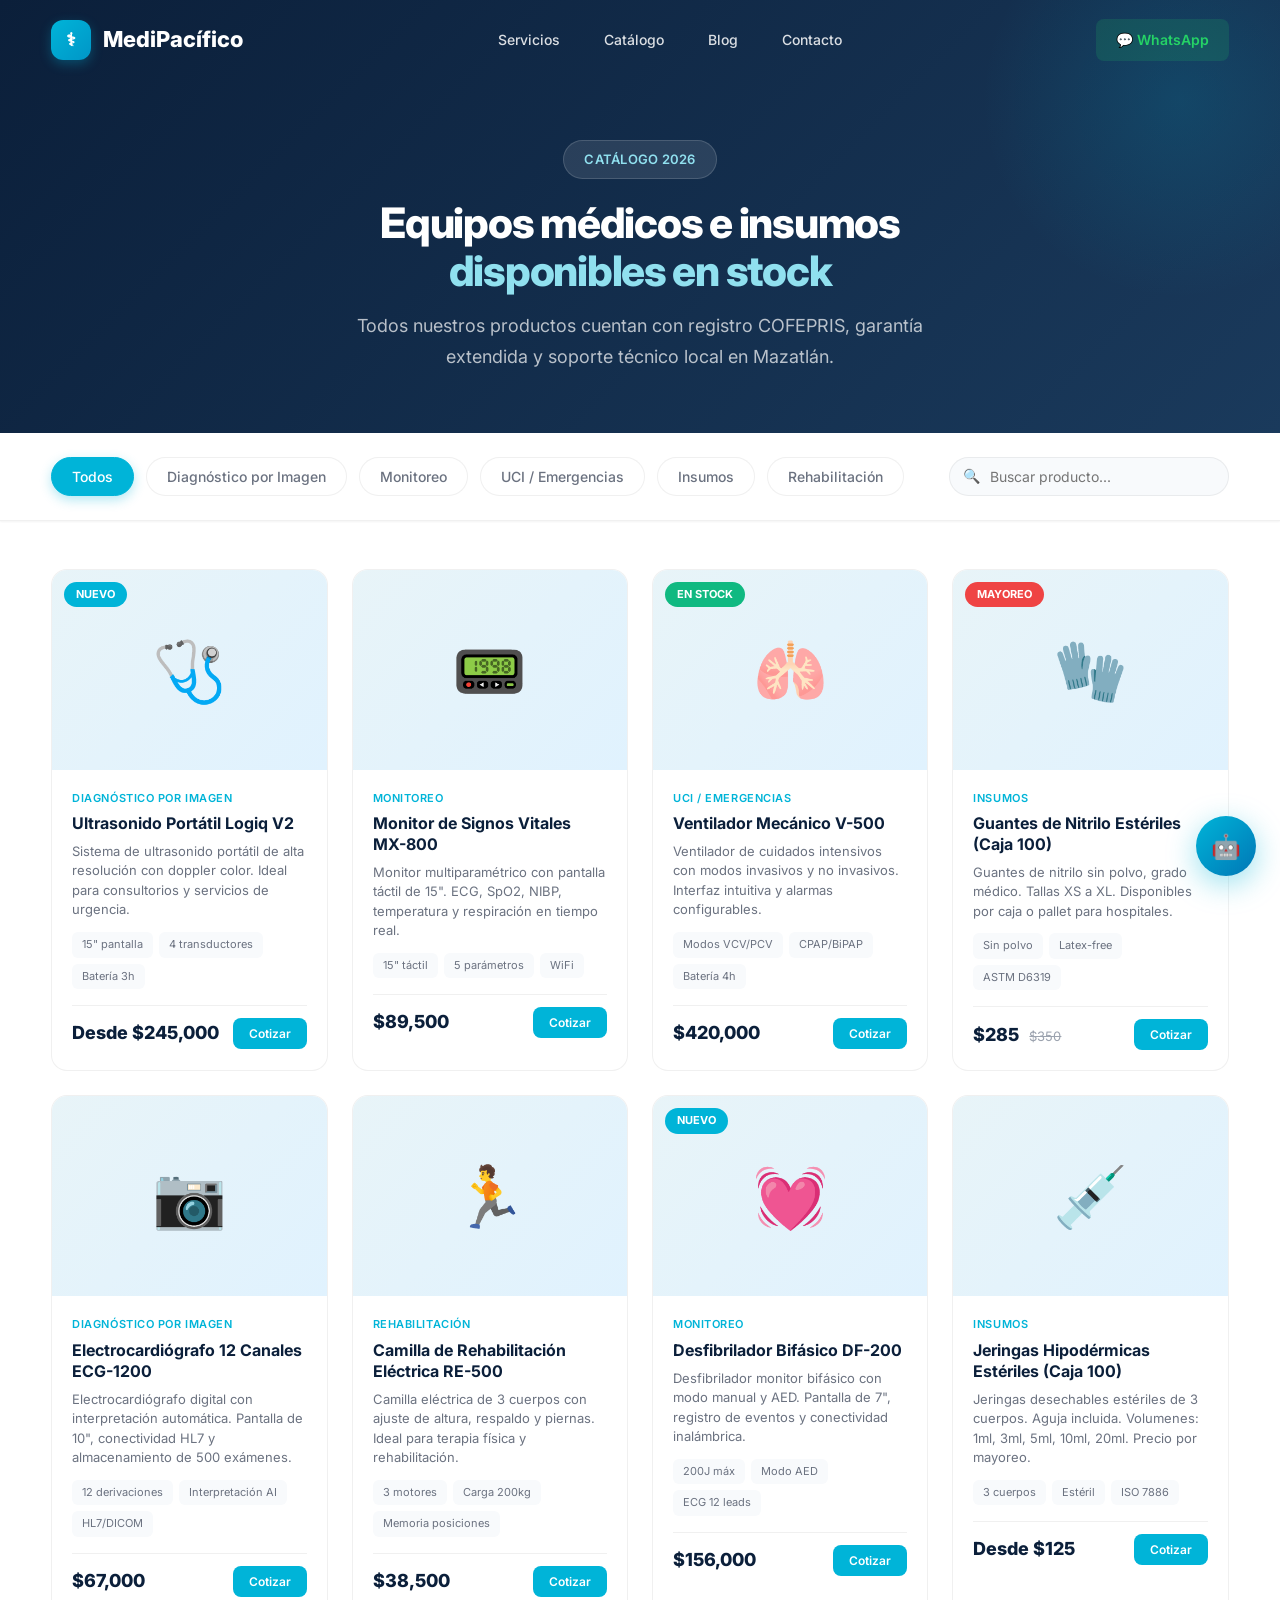
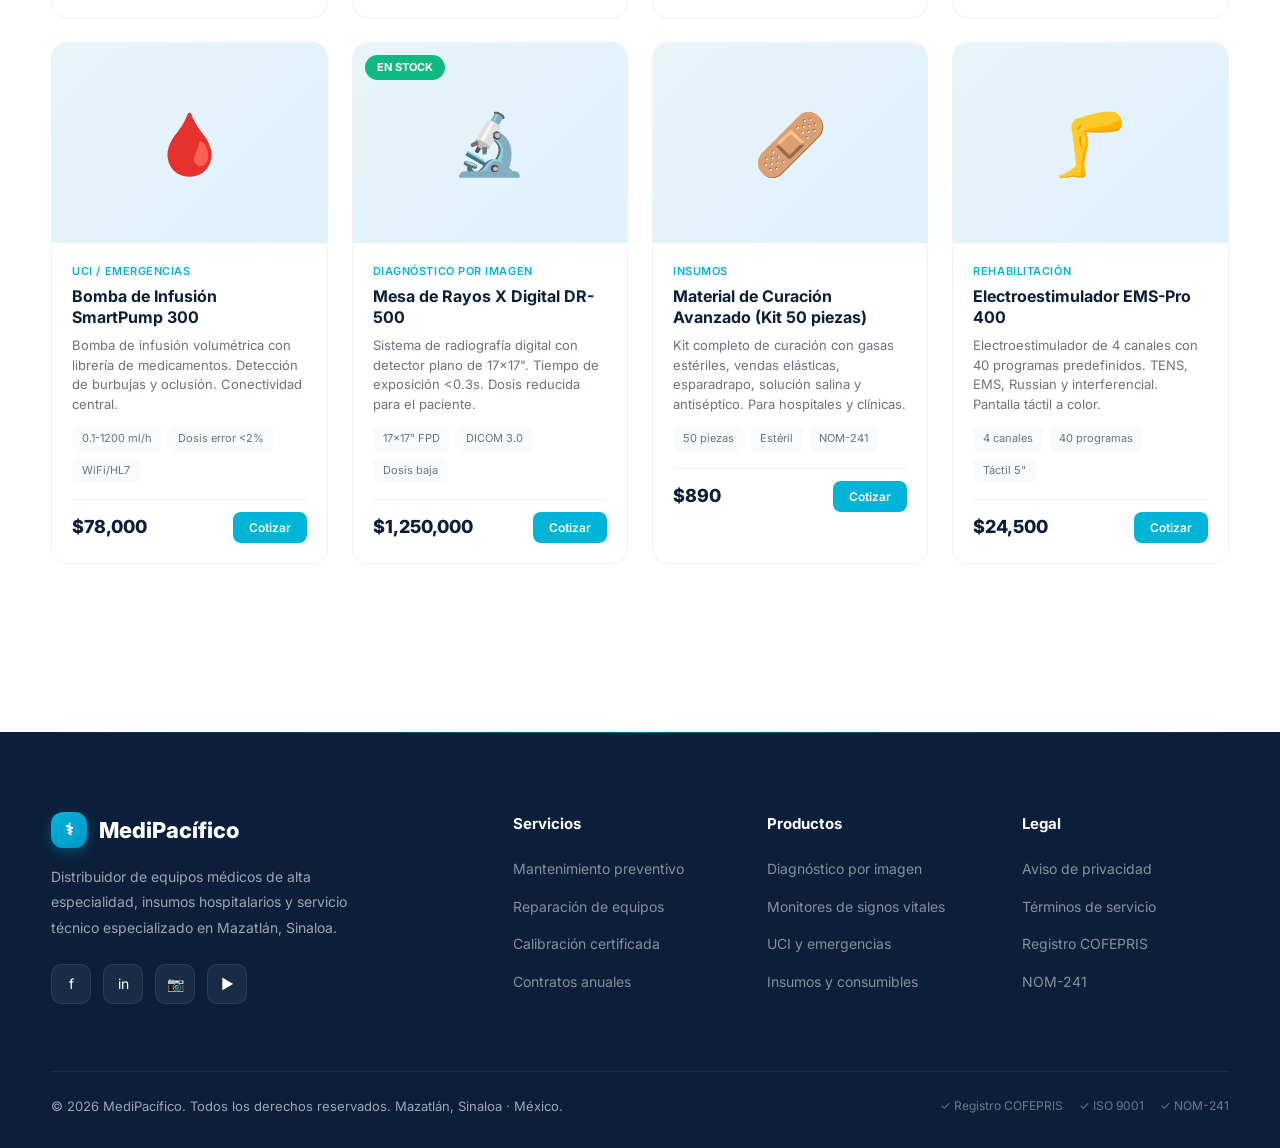
<file: catalogo.html>
<!DOCTYPE html>
<html lang="es-MX">
<head>
<meta charset="UTF-8">
<meta name="viewport" content="width=device-width, initial-scale=1.0">
<meta name="description" content="Catálogo de equipos médicos e insumos hospitalarios en Mazatlán. Ultrasonidos, monitores, material de curación y más.">
<title>Catálogo | MediPacífico — Equipos Médicos Mazatlán</title>
<link rel="stylesheet" href="css/style.css">
<style>
  /* Catalog-specific styles */
  .catalog-hero { padding: 140px 0 60px; background: linear-gradient(135deg, var(--primary) 0%, var(--primary-light) 100%); position: relative; overflow: hidden; }
  .catalog-hero::before { content: ''; position: absolute; top: -100px; right: -100px; width: 400px; height: 400px; background: radial-gradient(circle, rgba(0,180,216,0.15) 0%, transparent 70%); border-radius: 50%; }
  .catalog-hero .section-title { color: var(--white); }
  .catalog-hero .section-subtitle { color: rgba(255,255,255,0.7); }

  .catalog-filters { background: var(--white); padding: 24px 0; border-bottom: 1px solid var(--border); position: sticky; top: var(--header-h); z-index: 100; box-shadow: var(--shadow-sm); }
  .filters-inner { display: flex; gap: 12px; flex-wrap: wrap; align-items: center; }
  .filter-btn {
    padding: 10px 20px;
    border-radius: 100px;
    border: 1.5px solid var(--border);
    background: var(--white);
    font-size: 14px;
    font-weight: 500;
    color: var(--text-light);
    cursor: pointer;
    transition: var(--transition-fast);
    font-family: inherit;
  }
  .filter-btn:hover, .filter-btn.active {
    background: var(--accent);
    color: var(--white);
    border-color: var(--accent);
    box-shadow: 0 4px 12px var(--accent-glow);
  }
  .filter-search {
    margin-left: auto;
    position: relative;
  }
  .filter-search input {
    padding: 10px 16px 10px 40px;
    border-radius: 100px;
    border: 1.5px solid var(--border);
    background: var(--bg);
    font-size: 14px;
    width: 280px;
    font-family: inherit;
    transition: var(--transition-fast);
  }
  .filter-search input:focus { border-color: var(--accent); box-shadow: 0 0 0 4px rgba(0,180,216,0.08); }
  .filter-search::before { content: '🔍'; position: absolute; left: 14px; top: 50%; transform: translateY(-50%); font-size: 14px; }

  .catalog-grid {
    display: grid;
    grid-template-columns: repeat(4, 1fr);
    gap: 24px;
    padding: 48px 0;
  }
  .product-card {
    background: var(--white);
    border-radius: var(--radius);
    overflow: hidden;
    border: 1px solid var(--border);
    transition: var(--transition);
    position: relative;
  }
  .product-card:hover {
    transform: translateY(-6px);
    box-shadow: var(--shadow-xl);
    border-color: transparent;
  }
  .product-card.hidden { display: none; }
  .product-badge {
    position: absolute;
    top: 12px;
    left: 12px;
    padding: 4px 12px;
    border-radius: 100px;
    font-size: 11px;
    font-weight: 700;
    text-transform: uppercase;
    z-index: 2;
  }
  .badge-new { background: var(--accent); color: var(--white); }
  .badge-sale { background: #EF4444; color: var(--white); }
  .badge-stock { background: #10B981; color: var(--white); }
  .product-img {
    height: 200px;
    background: linear-gradient(135deg, var(--light) 0%, #e0f2fe 100%);
    display: flex;
    align-items: center;
    justify-content: center;
    font-size: 60px;
    position: relative;
    overflow: hidden;
  }
  .product-img img { width: 100%; height: 100%; object-fit: cover; }
  .product-body { padding: 20px; }
  .product-category {
    font-size: 11px;
    font-weight: 600;
    text-transform: uppercase;
    letter-spacing: 0.05em;
    color: var(--accent);
    margin-bottom: 6px;
  }
  .product-name {
    font-size: 16px;
    font-weight: 700;
    color: var(--primary);
    margin-bottom: 8px;
    line-height: 1.3;
  }
  .product-desc {
    font-size: 13px;
    color: var(--text-light);
    line-height: 1.5;
    margin-bottom: 12px;
  }
  .product-specs {
    display: flex;
    flex-wrap: wrap;
    gap: 6px;
    margin-bottom: 16px;
  }
  .product-spec {
    font-size: 11px;
    padding: 4px 10px;
    background: var(--bg);
    border-radius: 6px;
    color: var(--text-light);
  }
  .product-footer {
    display: flex;
    align-items: center;
    justify-content: space-between;
    padding-top: 12px;
    border-top: 1px solid var(--border);
  }
  .product-price {
    font-size: 18px;
    font-weight: 800;
    color: var(--primary);
  }
  .product-price .old {
    font-size: 13px;
    font-weight: 400;
    color: var(--text-muted);
    text-decoration: line-through;
    margin-left: 6px;
  }
  .product-cta {
    padding: 8px 16px;
    border-radius: var(--radius-sm);
    background: var(--accent);
    color: var(--white);
    font-size: 12px;
    font-weight: 600;
    border: none;
    cursor: pointer;
    transition: var(--transition-fast);
  }
  .product-cta:hover { background: var(--accent-hover); transform: scale(1.05); }

  .catalog-empty {
    text-align: center;
    padding: 80px 20px;
    display: none;
  }
  .catalog-empty.show { display: block; }
  .catalog-empty-icon { font-size: 64px; margin-bottom: 16px; }
  .catalog-empty h3 { font-size: 22px; font-weight: 700; color: var(--primary); margin-bottom: 8px; }
  .catalog-empty p { color: var(--text-light); }

  @media (max-width: 1024px) {
    .catalog-grid { grid-template-columns: repeat(3, 1fr); }
  }
  @media (max-width: 768px) {
    .catalog-grid { grid-template-columns: repeat(2, 1fr); gap: 16px; }
    .filter-search { width: 100%; margin-left: 0; margin-top: 12px; }
    .filter-search input { width: 100%; }
    .filters-inner { flex-direction: column; align-items: stretch; }
  }
  @media (max-width: 480px) {
    .catalog-grid { grid-template-columns: 1fr; }
  }
</style>
</head>
<body>

<!-- Preloader -->
<div class="preloader">
  <div class="preloader-logo">⚕</div>
  <div class="preloader-bar"></div>
</div>

<!-- Header -->
<header class="header scrolled">
  <div class="container header-inner">
    <a href="index.html" class="logo">
      <div class="logo-icon">⚕</div>
      MediPacífico
    </a>
    <nav class="nav">
      <a href="index.html#servicios" class="nav-link">Servicios</a>
      <a href="catalogo.html" class="nav-link active">Catálogo</a>
      <a href="blog.html" class="nav-link">Blog</a>
      <a href="index.html#contacto" class="nav-link">Contacto</a>
    </nav>
    <div class="nav-cta">
      <a href="https://wa.me/526698765432" class="header-whatsapp" target="_blank">💬 WhatsApp</a>
      <button class="mobile-toggle">☰</button>
    </div>
  </div>
</header>

<!-- Catalog Hero -->
<section class="catalog-hero">
  <div class="container" style="position:relative;z-index:2;">
    <div class="section-header" style="margin-bottom:0;">
      <div class="section-label" style="background:rgba(255,255,255,0.1);color:#90E0EF;border:1px solid rgba(255,255,255,0.15);">Catálogo 2026</div>
      <h2 class="section-title">Equipos médicos e insumos <span style="color:#90E0EF;">disponibles en stock</span></h2>
      <p class="section-subtitle">Todos nuestros productos cuentan con registro COFEPRIS, garantía extendida y soporte técnico local en Mazatlán.</p>
    </div>
  </div>
</section>

<!-- Filters -->
<div class="catalog-filters">
  <div class="container filters-inner">
    <button class="filter-btn active" data-filter="all">Todos</button>
    <button class="filter-btn" data-filter="diagnostico">Diagnóstico por Imagen</button>
    <button class="filter-btn" data-filter="monitoreo">Monitoreo</button>
    <button class="filter-btn" data-filter="uci">UCI / Emergencias</button>
    <button class="filter-btn" data-filter="insumos">Insumos</button>
    <button class="filter-btn" data-filter="rehabilitacion">Rehabilitación</button>
    <div class="filter-search">
      <input type="text" id="searchInput" placeholder="Buscar producto...">
    </div>
  </div>
</div>

<!-- Catalog Grid -->
<section class="section" style="padding-top:0;">
  <div class="container">
    <div class="catalog-grid" id="catalogGrid">

      <!-- Product 1 -->
      <div class="product-card" data-category="diagnostico">
        <span class="product-badge badge-new">Nuevo</span>
        <div class="product-img">🩺</div>
        <div class="product-body">
          <div class="product-category">Diagnóstico por Imagen</div>
          <div class="product-name">Ultrasonido Portátil Logiq V2</div>
          <div class="product-desc">Sistema de ultrasonido portátil de alta resolución con doppler color. Ideal para consultorios y servicios de urgencia.</div>
          <div class="product-specs">
            <span class="product-spec">15" pantalla</span>
            <span class="product-spec">4 transductores</span>
            <span class="product-spec">Batería 3h</span>
          </div>
          <div class="product-footer">
            <div class="product-price">Desde $245,000</div>
            <button class="product-cta" onclick="openQuote('Ultrasonido Portátil Logiq V2')">Cotizar</button>
          </div>
        </div>
      </div>

      <!-- Product 2 -->
      <div class="product-card" data-category="monitoreo">
        <div class="product-img">📟</div>
        <div class="product-body">
          <div class="product-category">Monitoreo</div>
          <div class="product-name">Monitor de Signos Vitales MX-800</div>
          <div class="product-desc">Monitor multiparamétrico con pantalla táctil de 15". ECG, SpO2, NIBP, temperatura y respiración en tiempo real.</div>
          <div class="product-specs">
            <span class="product-spec">15" táctil</span>
            <span class="product-spec">5 parámetros</span>
            <span class="product-spec">WiFi</span>
          </div>
          <div class="product-footer">
            <div class="product-price">$89,500</div>
            <button class="product-cta" onclick="openQuote('Monitor MX-800')">Cotizar</button>
          </div>
        </div>
      </div>

      <!-- Product 3 -->
      <div class="product-card" data-category="uci">
        <span class="product-badge badge-stock">En stock</span>
        <div class="product-img">🫁</div>
        <div class="product-body">
          <div class="product-category">UCI / Emergencias</div>
          <div class="product-name">Ventilador Mecánico V-500</div>
          <div class="product-desc">Ventilador de cuidados intensivos con modos invasivos y no invasivos. Interfaz intuitiva y alarmas configurables.</div>
          <div class="product-specs">
            <span class="product-spec">Modos VCV/PCV</span>
            <span class="product-spec">CPAP/BiPAP</span>
            <span class="product-spec">Batería 4h</span>
          </div>
          <div class="product-footer">
            <div class="product-price">$420,000</div>
            <button class="product-cta" onclick="openQuote('Ventilador V-500')">Cotizar</button>
          </div>
        </div>
      </div>

      <!-- Product 4 -->
      <div class="product-card" data-category="insumos">
        <span class="product-badge badge-sale">Mayoreo</span>
        <div class="product-img">🧤</div>
        <div class="product-body">
          <div class="product-category">Insumos</div>
          <div class="product-name">Guantes de Nitrilo Estériles (Caja 100)</div>
          <div class="product-desc">Guantes de nitrilo sin polvo, grado médico. Tallas XS a XL. Disponibles por caja o pallet para hospitales.</div>
          <div class="product-specs">
            <span class="product-spec">Sin polvo</span>
            <span class="product-spec">Latex-free</span>
            <span class="product-spec">ASTM D6319</span>
          </div>
          <div class="product-footer">
            <div class="product-price">$285 <span class="old">$350</span></div>
            <button class="product-cta" onclick="openQuote('Guantes Nitrilo')">Cotizar</button>
          </div>
        </div>
      </div>

      <!-- Product 5 -->
      <div class="product-card" data-category="diagnostico">
        <div class="product-img">📷</div>
        <div class="product-body">
          <div class="product-category">Diagnóstico por Imagen</div>
          <div class="product-name">Electrocardiógrafo 12 Canales ECG-1200</div>
          <div class="product-desc">Electrocardiógrafo digital con interpretación automática. Pantalla de 10", conectividad HL7 y almacenamiento de 500 exámenes.</div>
          <div class="product-specs">
            <span class="product-spec">12 derivaciones</span>
            <span class="product-spec">Interpretación AI</span>
            <span class="product-spec">HL7/DICOM</span>
          </div>
          <div class="product-footer">
            <div class="product-price">$67,000</div>
            <button class="product-cta" onclick="openQuote('ECG-1200')">Cotizar</button>
          </div>
        </div>
      </div>

      <!-- Product 6 -->
      <div class="product-card" data-category="rehabilitacion">
        <div class="product-img">🏃</div>
        <div class="product-body">
          <div class="product-category">Rehabilitación</div>
          <div class="product-name">Camilla de Rehabilitación Eléctrica RE-500</div>
          <div class="product-desc">Camilla eléctrica de 3 cuerpos con ajuste de altura, respaldo y piernas. Ideal para terapia física y rehabilitación.</div>
          <div class="product-specs">
            <span class="product-spec">3 motores</span>
            <span class="product-spec">Carga 200kg</span>
            <span class="product-spec">Memoria posiciones</span>
          </div>
          <div class="product-footer">
            <div class="product-price">$38,500</div>
            <button class="product-cta" onclick="openQuote('Camilla RE-500')">Cotizar</button>
          </div>
        </div>
      </div>

      <!-- Product 7 -->
      <div class="product-card" data-category="monitoreo">
        <span class="product-badge badge-new">Nuevo</span>
        <div class="product-img">💓</div>
        <div class="product-body">
          <div class="product-category">Monitoreo</div>
          <div class="product-name">Desfibrilador Bifásico DF-200</div>
          <div class="product-desc">Desfibrilador monitor bifásico con modo manual y AED. Pantalla de 7", registro de eventos y conectividad inalámbrica.</div>
          <div class="product-specs">
            <span class="product-spec">200J máx</span>
            <span class="product-spec">Modo AED</span>
            <span class="product-spec">ECG 12 leads</span>
          </div>
          <div class="product-footer">
            <div class="product-price">$156,000</div>
            <button class="product-cta" onclick="openQuote('Desfibrilador DF-200')">Cotizar</button>
          </div>
        </div>
      </div>

      <!-- Product 8 -->
      <div class="product-card" data-category="insumos">
        <div class="product-img">💉</div>
        <div class="product-body">
          <div class="product-category">Insumos</div>
          <div class="product-name">Jeringas Hipodérmicas Estériles (Caja 100)</div>
          <div class="product-desc">Jeringas desechables estériles de 3 cuerpos. Aguja incluida. Volumenes: 1ml, 3ml, 5ml, 10ml, 20ml. Precio por mayoreo.</div>
          <div class="product-specs">
            <span class="product-spec">3 cuerpos</span>
            <span class="product-spec">Estéril</span>
            <span class="product-spec">ISO 7886</span>
          </div>
          <div class="product-footer">
            <div class="product-price">Desde $125</div>
            <button class="product-cta" onclick="openQuote('Jeringas Hipodérmicas')">Cotizar</button>
          </div>
        </div>
      </div>

      <!-- Product 9 -->
      <div class="product-card" data-category="uci">
        <div class="product-img">🩸</div>
        <div class="product-body">
          <div class="product-category">UCI / Emergencias</div>
          <div class="product-name">Bomba de Infusión SmartPump 300</div>
          <div class="product-desc">Bomba de infusión volumétrica con librería de medicamentos. Detección de burbujas y oclusión. Conectividad central.</div>
          <div class="product-specs">
            <span class="product-spec">0.1-1200 ml/h</span>
            <span class="product-spec">Dosis error &lt;2%</span>
            <span class="product-spec">WiFi/HL7</span>
          </div>
          <div class="product-footer">
            <div class="product-price">$78,000</div>
            <button class="product-cta" onclick="openQuote('Bomba SmartPump 300')">Cotizar</button>
          </div>
        </div>
      </div>

      <!-- Product 10 -->
      <div class="product-card" data-category="diagnostico">
        <span class="product-badge badge-stock">En stock</span>
        <div class="product-img">🔬</div>
        <div class="product-body">
          <div class="product-category">Diagnóstico por Imagen</div>
          <div class="product-name">Mesa de Rayos X Digital DR-500</div>
          <div class="product-desc">Sistema de radiografía digital con detector plano de 17x17". Tiempo de exposición &lt;0.3s. Dosis reducida para el paciente.</div>
          <div class="product-specs">
            <span class="product-spec">17x17" FPD</span>
            <span class="product-spec">DICOM 3.0</span>
            <span class="product-spec">Dosis baja</span>
          </div>
          <div class="product-footer">
            <div class="product-price">$1,250,000</div>
            <button class="product-cta" onclick="openQuote('Mesa Rayos X DR-500')">Cotizar</button>
          </div>
        </div>
      </div>

      <!-- Product 11 -->
      <div class="product-card" data-category="insumos">
        <div class="product-img">🩹</div>
        <div class="product-body">
          <div class="product-category">Insumos</div>
          <div class="product-name">Material de Curación Avanzado (Kit 50 piezas)</div>
          <div class="product-desc">Kit completo de curación con gasas estériles, vendas elásticas, esparadrapo, solución salina y antiséptico. Para hospitales y clínicas.</div>
          <div class="product-specs">
            <span class="product-spec">50 piezas</span>
            <span class="product-spec">Estéril</span>
            <span class="product-spec">NOM-241</span>
          </div>
          <div class="product-footer">
            <div class="product-price">$890</div>
            <button class="product-cta" onclick="openQuote('Kit Curación')">Cotizar</button>
          </div>
        </div>
      </div>

      <!-- Product 12 -->
      <div class="product-card" data-category="rehabilitacion">
        <div class="product-img">🦵</div>
        <div class="product-body">
          <div class="product-category">Rehabilitación</div>
          <div class="product-name">Electroestimulador EMS-Pro 400</div>
          <div class="product-desc">Electroestimulador de 4 canales con 40 programas predefinidos. TENS, EMS, Russian y interferencial. Pantalla táctil a color.</div>
          <div class="product-specs">
            <span class="product-spec">4 canales</span>
            <span class="product-spec">40 programas</span>
            <span class="product-spec">Táctil 5"</span>
          </div>
          <div class="product-footer">
            <div class="product-price">$24,500</div>
            <button class="product-cta" onclick="openQuote('Electroestimulador EMS-Pro')">Cotizar</button>
          </div>
        </div>
      </div>

    </div>

    <div class="catalog-empty" id="emptyState">
      <div class="catalog-empty-icon">🔍</div>
      <h3>No encontramos productos</h3>
      <p>Intenta con otra búsqueda o selecciona una categoría diferente.</p>
    </div>
  </div>
</section>

<!-- Footer -->
<footer class="footer">
  <div class="container">
    <div class="footer-grid">
      <div>
        <div class="footer-brand"><div class="logo-icon" style="width:36px;height:36px;font-size:16px;">⚕</div>MediPacífico</div>
        <p class="footer-desc">Distribuidor de equipos médicos de alta especialidad, insumos hospitalarios y servicio técnico especializado en Mazatlán, Sinaloa.</p>
        <div class="footer-social">
          <a href="#">f</a><a href="#">in</a><a href="#">📷</a><a href="#">▶</a>
        </div>
      </div>
      <div><h4>Servicios</h4><ul class="footer-links"><li><a href="#">Mantenimiento preventivo</a></li><li><a href="#">Reparación de equipos</a></li><li><a href="#">Calibración certificada</a></li><li><a href="#">Contratos anuales</a></li></ul></div>
      <div><h4>Productos</h4><ul class="footer-links"><li><a href="#">Diagnóstico por imagen</a></li><li><a href="#">Monitores de signos vitales</a></li><li><a href="#">UCI y emergencias</a></li><li><a href="#">Insumos y consumibles</a></li></ul></div>
      <div><h4>Legal</h4><ul class="footer-links"><li><a href="#">Aviso de privacidad</a></li><li><a href="#">Términos de servicio</a></li><li><a href="#">Registro COFEPRIS</a></li><li><a href="#">NOM-241</a></li></ul></div>
    </div>
    <div class="footer-bottom">
      <span>© 2026 MediPacífico. Todos los derechos reservados. Mazatlán, Sinaloa · México.</span>
      <div class="footer-cert"><span>✓ Registro COFEPRIS</span><span>✓ ISO 9001</span><span>✓ NOM-241</span></div>
    </div>
  </div>
</footer>

<script src="js/main.js"></script>
<script src="js/chat-widget.js"></script>
<script>
// Catalog filtering
const filterBtns = document.querySelectorAll('.filter-btn');
const productCards = document.querySelectorAll('.product-card');
const searchInput = document.getElementById('searchInput');
const emptyState = document.getElementById('emptyState');

function filterProducts(category, searchTerm = '') {
  let visible = 0;
  productCards.forEach(card => {
    const cardCategory = card.dataset.category;
    const cardName = card.querySelector('.product-name').textContent.toLowerCase();
    const cardDesc = card.querySelector('.product-desc').textContent.toLowerCase();
    const matchesCategory = category === 'all' || cardCategory === category;
    const matchesSearch = !searchTerm || cardName.includes(searchTerm) || cardDesc.includes(searchTerm);

    if (matchesCategory && matchesSearch) {
      card.classList.remove('hidden');
      visible++;
    } else {
      card.classList.add('hidden');
    }
  });

  emptyState.classList.toggle('show', visible === 0);
}

filterBtns.forEach(btn => {
  btn.addEventListener('click', () => {
    filterBtns.forEach(b => b.classList.remove('active'));
    btn.classList.add('active');
    filterProducts(btn.dataset.filter, searchInput.value.toLowerCase());
  });
});

searchInput.addEventListener('input', (e) => {
  const activeFilter = document.querySelector('.filter-btn.active');
  filterProducts(activeFilter.dataset.filter, e.target.value.toLowerCase());
});

function openQuote(product) {
  window.location.href = 'index.html#cotizar?producto=' + encodeURIComponent(product);
}
</script>

</body>
</html>
</file>
<file: css/style.css>
/* ============================================
   MEDI PACÍFICO — Premium Medical Equipment
   Design System & Stylesheet
   ============================================ */

/* ─── Fonts ─── */
@import url('https://fonts.googleapis.com/css2?family=Inter:wght@300;400;500;600;700;800;900&display=swap');

/* ─── CSS Variables ─── */
:root {
  --primary: #0B1F3A;
  --primary-light: #1A3A5C;
  --accent: #00B4D8;
  --accent-hover: #0096C7;
  --accent-glow: rgba(0, 180, 216, 0.3);
  --light: #E8F4F8;
  --bg: #F8FAFC;
  --white: #FFFFFF;
  --text: #1A1A2E;
  --text-light: #6B7280;
  --text-muted: #9CA3AF;
  --border: rgba(0, 0, 0, 0.06);
  --shadow-sm: 0 1px 2px 0 rgba(0, 0, 0, 0.05);
  --shadow: 0 4px 6px -1px rgba(0, 0, 0, 0.07), 0 2px 4px -2px rgba(0, 0, 0, 0.05);
  --shadow-md: 0 10px 15px -3px rgba(0, 0, 0, 0.08), 0 4px 6px -4px rgba(0, 0, 0, 0.04);
  --shadow-lg: 0 20px 25px -5px rgba(0, 0, 0, 0.1), 0 8px 10px -6px rgba(0, 0, 0, 0.04);
  --shadow-xl: 0 25px 50px -12px rgba(0, 0, 0, 0.15);
  --radius-sm: 8px;
  --radius: 16px;
  --radius-lg: 24px;
  --radius-xl: 32px;
  --transition-fast: 0.15s cubic-bezier(0.4, 0, 0.2, 1);
  --transition: 0.3s cubic-bezier(0.4, 0, 0.2, 1);
  --transition-slow: 0.5s cubic-bezier(0.4, 0, 0.2, 1);
  --max-w: 1280px;
  --header-h: 80px;
}

/* ─── Reset & Base ─── */
*, *::before, *::after { margin: 0; padding: 0; box-sizing: border-box; }
html { scroll-behavior: smooth; font-size: 16px; }
body {
  font-family: 'Inter', -apple-system, BlinkMacSystemFont, sans-serif;
  color: var(--text);
  background: var(--white);
  line-height: 1.6;
  overflow-x: hidden;
  -webkit-font-smoothing: antialiased;
  -moz-osx-font-smoothing: grayscale;
}
img { max-width: 100%; height: auto; display: block; }
a { text-decoration: none; color: inherit; transition: var(--transition); }
ul { list-style: none; }
button { border: none; background: none; cursor: pointer; font-family: inherit; }
input, select, textarea { font-family: inherit; outline: none; }
::selection { background: var(--accent); color: var(--white); }

/* ─── Utilities ─── */
.container { width: 92%; max-width: var(--max-w); margin: 0 auto; }
.container-narrow { width: 92%; max-width: 960px; margin: 0 auto; }
.text-center { text-align: center; }
.text-gradient {
  background: linear-gradient(135deg, var(--accent) 0%, #0077B6 100%);
  -webkit-background-clip: text;
  -webkit-text-fill-color: transparent;
  background-clip: text;
}

/* ─── Buttons ─── */
.btn {
  display: inline-flex;
  align-items: center;
  justify-content: center;
  gap: 10px;
  padding: 16px 32px;
  border-radius: var(--radius-sm);
  font-weight: 600;
  font-size: 15px;
  letter-spacing: -0.01em;
  transition: var(--transition);
  position: relative;
  overflow: hidden;
}
.btn::after {
  content: '';
  position: absolute;
  inset: 0;
  background: linear-gradient(90deg, transparent, rgba(255,255,255,0.2), transparent);
  transform: translateX(-100%);
  transition: transform 0.6s;
}
.btn:hover::after { transform: translateX(100%); }
.btn-primary {
  background: linear-gradient(135deg, var(--accent) 0%, var(--accent-hover) 100%);
  color: var(--white);
  box-shadow: 0 4px 14px var(--accent-glow);
}
.btn-primary:hover {
  transform: translateY(-2px);
  box-shadow: 0 8px 25px var(--accent-glow);
}
.btn-secondary {
  background: var(--white);
  color: var(--primary);
  border: 1.5px solid var(--border);
  box-shadow: var(--shadow-sm);
}
.btn-secondary:hover {
  border-color: var(--accent);
  color: var(--accent);
  transform: translateY(-2px);
  box-shadow: var(--shadow-md);
}
.btn-whatsapp {
  background: linear-gradient(135deg, #25D366 0%, #128C7E 100%);
  color: var(--white);
  box-shadow: 0 4px 14px rgba(37, 211, 102, 0.3);
}
.btn-whatsapp:hover {
  transform: translateY(-2px);
  box-shadow: 0 8px 25px rgba(37, 211, 102, 0.4);
}
.btn-lg { padding: 18px 40px; font-size: 16px; }

/* ─── Section System ─── */
.section { padding: 120px 0; position: relative; }
.section-header { text-align: center; max-width: 640px; margin: 0 auto 64px; }
.section-label {
  display: inline-flex;
  align-items: center;
  gap: 8px;
  padding: 8px 20px;
  background: rgba(0, 180, 216, 0.08);
  color: var(--accent-hover);
  border-radius: 100px;
  font-size: 13px;
  font-weight: 600;
  letter-spacing: 0.02em;
  text-transform: uppercase;
  margin-bottom: 20px;
}
.section-title {
  font-size: 42px;
  font-weight: 800;
  line-height: 1.15;
  letter-spacing: -0.03em;
  color: var(--primary);
  margin-bottom: 16px;
}
.section-subtitle {
  font-size: 18px;
  color: var(--text-light);
  line-height: 1.7;
}

/* ─── Preloader ─── */
.preloader {
  position: fixed;
  inset: 0;
  background: var(--white);
  z-index: 9999;
  display: flex;
  align-items: center;
  justify-content: center;
  flex-direction: column;
  gap: 24px;
  transition: opacity 0.6s ease, visibility 0.6s;
}
.preloader.hidden { opacity: 0; visibility: hidden; pointer-events: none; }
.preloader-logo {
  width: 64px;
  height: 64px;
  background: linear-gradient(135deg, var(--accent) 0%, var(--accent-hover) 100%);
  border-radius: 18px;
  display: flex;
  align-items: center;
  justify-content: center;
  color: var(--white);
  font-size: 28px;
  animation: pulse-logo 1.5s ease-in-out infinite;
}
@keyframes pulse-logo {
  0%, 100% { transform: scale(1); box-shadow: 0 0 0 0 var(--accent-glow); }
  50% { transform: scale(1.05); box-shadow: 0 0 0 20px transparent; }
}
.preloader-bar {
  width: 160px;
  height: 3px;
  background: var(--light);
  border-radius: 3px;
  overflow: hidden;
}
.preloader-bar::after {
  content: '';
  display: block;
  width: 40%;
  height: 100%;
  background: linear-gradient(90deg, var(--accent), var(--accent-hover));
  border-radius: 3px;
  animation: load-bar 1.2s ease-in-out infinite;
}
@keyframes load-bar {
  0% { transform: translateX(-150%); }
  100% { transform: translateX(350%); }
}

/* ─── Header / Navbar ─── */
.header {
  position: fixed;
  top: 0; left: 0; right: 0;
  height: var(--header-h);
  z-index: 1000;
  transition: var(--transition);
}
.header.scrolled {
  background: rgba(255, 255, 255, 0.92);
  backdrop-filter: blur(20px) saturate(180%);
  -webkit-backdrop-filter: blur(20px) saturate(180%);
  box-shadow: 0 1px 3px rgba(0,0,0,0.04);
}
.header-inner {
  display: flex;
  align-items: center;
  justify-content: space-between;
  height: 100%;
}
.logo {
  display: flex;
  align-items: center;
  gap: 12px;
  font-weight: 800;
  font-size: 22px;
  color: var(--white);
  transition: var(--transition);
}
.header.scrolled .logo { color: var(--primary); }
.logo-icon {
  width: 40px;
  height: 40px;
  background: linear-gradient(135deg, var(--accent) 0%, var(--accent-hover) 100%);
  border-radius: 12px;
  display: flex;
  align-items: center;
  justify-content: center;
  color: var(--white);
  font-size: 18px;
  box-shadow: 0 4px 12px var(--accent-glow);
}
.nav { display: flex; align-items: center; gap: 8px; }
.nav-link {
  padding: 10px 18px;
  font-size: 14px;
  font-weight: 500;
  color: rgba(255,255,255,0.85);
  border-radius: var(--radius-sm);
  position: relative;
  transition: var(--transition-fast);
}
.header.scrolled .nav-link { color: var(--text-light); }
.nav-link:hover, .nav-link.active {
  color: var(--white);
  background: rgba(255,255,255,0.1);
}
.header.scrolled .nav-link:hover, .header.scrolled .nav-link.active {
  color: var(--accent);
  background: rgba(0, 180, 216, 0.06);
}
.nav-cta { display: flex; align-items: center; gap: 12px; }
.header-whatsapp {
  display: flex;
  align-items: center;
  gap: 8px;
  padding: 10px 20px;
  background: rgba(37, 211, 102, 0.15);
  color: #25D366;
  border-radius: var(--radius-sm);
  font-size: 14px;
  font-weight: 600;
  transition: var(--transition);
}
.header-whatsapp:hover {
  background: #25D366;
  color: var(--white);
  transform: translateY(-1px);
}
.header.scrolled .header-whatsapp {
  background: #25D366;
  color: var(--white);
}
.mobile-toggle {
  display: none;
  width: 44px;
  height: 44px;
  border-radius: var(--radius-sm);
  align-items: center;
  justify-content: center;
  font-size: 22px;
  color: var(--white);
  background: rgba(255,255,255,0.1);
  transition: var(--transition);
}
.header.scrolled .mobile-toggle { color: var(--primary); background: var(--bg); }

/* ─── Hero ─── */
.hero {
  min-height: 100vh;
  display: flex;
  align-items: center;
  position: relative;
  overflow: hidden;
  padding-top: var(--header-h);
}
.hero-bg {
  position: absolute;
  inset: 0;
  z-index: 0;
}
.hero-bg img {
  width: 100%;
  height: 100%;
  object-fit: cover;
  filter: brightness(0.5);
  transform: scale(1.05);
  animation: hero-zoom 20s ease-in-out infinite alternate;
}
@keyframes hero-zoom {
  0% { transform: scale(1.05); }
  100% { transform: scale(1.12); }
}
.hero-overlay {
  position: absolute;
  inset: 0;
  background: linear-gradient(135deg, rgba(11, 31, 58, 0.92) 0%, rgba(11, 31, 58, 0.75) 50%, rgba(0, 180, 216, 0.15) 100%);
  z-index: 1;
}
.hero-grid {
  position: relative;
  z-index: 2;
  display: grid;
  grid-template-columns: 1.1fr 0.9fr;
  gap: 80px;
  align-items: center;
  padding: 60px 0;
}
.hero-content { max-width: 600px; }
.hero-badge {
  display: inline-flex;
  align-items: center;
  gap: 8px;
  padding: 10px 20px;
  background: rgba(255,255,255,0.1);
  backdrop-filter: blur(10px);
  border: 1px solid rgba(255,255,255,0.15);
  border-radius: 100px;
  color: var(--accent);
  font-size: 13px;
  font-weight: 600;
  margin-bottom: 28px;
  animation: fadeInUp 0.8s ease 0.2s both;
}
.hero-title {
  font-size: 56px;
  font-weight: 900;
  line-height: 1.08;
  letter-spacing: -0.03em;
  color: var(--white);
  margin-bottom: 24px;
  animation: fadeInUp 0.8s ease 0.4s both;
}
.hero-title .highlight {
  background: linear-gradient(135deg, var(--accent) 0%, #90E0EF 100%);
  -webkit-background-clip: text;
  -webkit-text-fill-color: transparent;
  background-clip: text;
}
.hero-text {
  font-size: 18px;
  color: rgba(255,255,255,0.75);
  line-height: 1.8;
  margin-bottom: 36px;
  animation: fadeInUp 0.8s ease 0.6s both;
}
.hero-cta {
  display: flex;
  gap: 16px;
  margin-bottom: 48px;
  animation: fadeInUp 0.8s ease 0.8s both;
}
.hero-stats {
  display: flex;
  gap: 48px;
  padding-top: 32px;
  border-top: 1px solid rgba(255,255,255,0.12);
  animation: fadeInUp 0.8s ease 1s both;
}
.hero-stat strong {
  display: block;
  font-size: 36px;
  font-weight: 800;
  color: var(--white);
  line-height: 1;
  margin-bottom: 6px;
}
.hero-stat span {
  font-size: 14px;
  color: rgba(255,255,255,0.6);
}
.hero-visual {
  position: relative;
  animation: fadeInUp 0.8s ease 1s both;
}
.hero-card {
  background: rgba(255,255,255,0.08);
  backdrop-filter: blur(20px);
  border: 1px solid rgba(255,255,255,0.12);
  border-radius: var(--radius-lg);
  padding: 28px;
  position: relative;
  overflow: hidden;
}
.hero-card::before {
  content: '';
  position: absolute;
  top: -50%;
  right: -50%;
  width: 100%;
  height: 100%;
  background: radial-gradient(circle, rgba(0,180,216,0.15) 0%, transparent 70%);
}
.hero-card-header {
  display: flex;
  align-items: center;
  gap: 14px;
  margin-bottom: 20px;
  position: relative;
}
.hero-card-avatar {
  width: 48px;
  height: 48px;
  border-radius: 14px;
  background: rgba(255,255,255,0.1);
  display: flex;
  align-items: center;
  justify-content: center;
  font-size: 22px;
  border: 1px solid rgba(255,255,255,0.1);
}
.hero-card-title { font-weight: 700; font-size: 15px; color: var(--white); }
.hero-card-sub { font-size: 13px; color: rgba(255,255,255,0.5); }
.hero-card-row {
  display: flex;
  justify-content: space-between;
  align-items: center;
  padding: 12px 0;
  border-bottom: 1px solid rgba(255,255,255,0.08);
  font-size: 14px;
  position: relative;
}
.hero-card-row:last-child { border-bottom: none; }
.hero-card-label { color: rgba(255,255,255,0.5); }
.hero-card-value { font-weight: 700; color: #4ADE80; }
.hero-card-status {
  display: inline-flex;
  align-items: center;
  gap: 6px;
  padding: 4px 12px;
  background: rgba(74, 222, 128, 0.15);
  border-radius: 100px;
  font-size: 12px;
  font-weight: 600;
  color: #4ADE80;
}
.hero-card-status::before {
  content: '';
  width: 6px;
  height: 6px;
  background: #4ADE80;
  border-radius: 50%;
  animation: pulse-dot 2s ease-in-out infinite;
}
@keyframes pulse-dot {
  0%, 100% { opacity: 1; transform: scale(1); }
  50% { opacity: 0.5; transform: scale(0.8); }
}

/* ─── Animations ─── */
@keyframes fadeInUp {
  from { opacity: 0; transform: translateY(30px); }
  to { opacity: 1; transform: translateY(0); }
}
.reveal {
  opacity: 0;
  transform: translateY(40px);
  transition: opacity 0.8s cubic-bezier(0.16, 1, 0.3, 1), transform 0.8s cubic-bezier(0.16, 1, 0.3, 1);
}
.reveal.visible {
  opacity: 1;
  transform: translateY(0);
}
.reveal-delay-1 { transition-delay: 0.1s; }
.reveal-delay-2 { transition-delay: 0.2s; }
.reveal-delay-3 { transition-delay: 0.3s; }
.reveal-delay-4 { transition-delay: 0.4s; }

/* ─── Clients / Trust Bar ─── */
.trust-bar {
  background: var(--bg);
  padding: 40px 0;
  border-bottom: 1px solid var(--border);
}
.trust-inner {
  display: flex;
  align-items: center;
  justify-content: center;
  gap: 48px;
  flex-wrap: wrap;
}
.trust-label {
  font-size: 13px;
  font-weight: 600;
  color: var(--text-muted);
  text-transform: uppercase;
  letter-spacing: 0.08em;
}
.trust-logos {
  display: flex;
  align-items: center;
  gap: 40px;
  flex-wrap: wrap;
}
.trust-logo {
  font-size: 15px;
  font-weight: 700;
  color: var(--text-muted);
  opacity: 0.5;
  transition: var(--transition);
  white-space: nowrap;
}
.trust-logo:hover { opacity: 1; color: var(--primary); }

/* ─── Services ─── */
.services { background: var(--white); }
.services-grid {
  display: grid;
  grid-template-columns: repeat(3, 1fr);
  gap: 32px;
}
.service-card {
  background: var(--white);
  border-radius: var(--radius-lg);
  overflow: hidden;
  border: 1px solid var(--border);
  transition: var(--transition);
  position: relative;
}
.service-card::before {
  content: '';
  position: absolute;
  top: 0; left: 0; right: 0;
  height: 4px;
  background: linear-gradient(90deg, var(--accent), var(--accent-hover));
  transform: scaleX(0);
  transform-origin: left;
  transition: transform 0.4s cubic-bezier(0.16, 1, 0.3, 1);
}
.service-card:hover::before { transform: scaleX(1); }
.service-card:hover {
  transform: translateY(-8px);
  box-shadow: var(--shadow-xl);
  border-color: transparent;
}
.service-img {
  height: 220px;
  overflow: hidden;
  position: relative;
}
.service-img img {
  width: 100%;
  height: 100%;
  object-fit: cover;
  transition: transform 0.6s cubic-bezier(0.16, 1, 0.3, 1);
}
.service-card:hover .service-img img { transform: scale(1.08); }
.service-img-overlay {
  position: absolute;
  inset: 0;
  background: linear-gradient(to top, rgba(11,31,58,0.4) 0%, transparent 50%);
}
.service-body { padding: 32px; }
.service-icon-wrap {
  width: 56px;
  height: 56px;
  border-radius: 16px;
  background: linear-gradient(135deg, rgba(0,180,216,0.1) 0%, rgba(0,180,216,0.05) 100%);
  display: flex;
  align-items: center;
  justify-content: center;
  font-size: 24px;
  margin-bottom: 20px;
  border: 1px solid rgba(0,180,216,0.15);
}
.service-card h3 {
  font-size: 22px;
  font-weight: 700;
  margin-bottom: 12px;
  color: var(--primary);
}
.service-card p {
  font-size: 15px;
  color: var(--text-light);
  line-height: 1.7;
  margin-bottom: 20px;
}
.service-link {
  display: inline-flex;
  align-items: center;
  gap: 8px;
  color: var(--accent);
  font-weight: 600;
  font-size: 14px;
  position: relative;
}
.service-link::after {
  content: '';
  position: absolute;
  bottom: -2px;
  left: 0;
  width: 0;
  height: 2px;
  background: var(--accent);
  transition: width 0.3s;
}
.service-link:hover::after { width: 100%; }

/* ─── Why Choose Us ─── */
.why { background: var(--bg); }
.why-grid {
  display: grid;
  grid-template-columns: repeat(4, 1fr);
  gap: 24px;
}
.why-card {
  background: var(--white);
  border-radius: var(--radius);
  padding: 40px 28px;
  text-align: center;
  border: 1px solid var(--border);
  transition: var(--transition);
  position: relative;
  overflow: hidden;
}
.why-card::after {
  content: '';
  position: absolute;
  bottom: 0; left: 0; right: 0;
  height: 3px;
  background: linear-gradient(90deg, var(--accent), var(--accent-hover));
  transform: scaleX(0);
  transition: transform 0.4s;
}
.why-card:hover::after { transform: scaleX(1); }
.why-card:hover {
  transform: translateY(-4px);
  box-shadow: var(--shadow-lg);
}
.why-icon {
  width: 72px;
  height: 72px;
  border-radius: 50%;
  background: linear-gradient(135deg, var(--light) 0%, var(--white) 100%);
  display: flex;
  align-items: center;
  justify-content: center;
  font-size: 30px;
  margin: 0 auto 24px;
  border: 2px solid var(--light);
  transition: var(--transition);
}
.why-card:hover .why-icon {
  background: linear-gradient(135deg, var(--accent) 0%, var(--accent-hover) 100%);
  border-color: var(--accent);
  transform: scale(1.1);
}
.why-card h4 {
  font-size: 18px;
  font-weight: 700;
  margin-bottom: 10px;
  color: var(--primary);
}
.why-card p {
  font-size: 14px;
  color: var(--text-light);
  line-height: 1.6;
}

/* ─── Gallery ─── */
.gallery { background: var(--white); }
.gallery-grid {
  display: grid;
  grid-template-columns: repeat(4, 1fr);
  grid-template-rows: repeat(2, 280px);
  gap: 16px;
}
.gallery-item {
  border-radius: var(--radius);
  overflow: hidden;
  position: relative;
  cursor: pointer;
}
.gallery-item img {
  width: 100%;
  height: 100%;
  object-fit: cover;
  transition: transform 0.6s cubic-bezier(0.16, 1, 0.3, 1);
}
.gallery-item:hover img { transform: scale(1.1); }
.gallery-item-overlay {
  position: absolute;
  inset: 0;
  background: linear-gradient(to top, rgba(11,31,58,0.8) 0%, transparent 60%);
  display: flex;
  flex-direction: column;
  justify-content: flex-end;
  padding: 24px;
  opacity: 0;
  transition: opacity 0.4s;
}
.gallery-item:hover .gallery-item-overlay { opacity: 1; }
.gallery-item-title {
  color: var(--white);
  font-weight: 700;
  font-size: 16px;
  transform: translateY(10px);
  transition: transform 0.4s;
}
.gallery-item:hover .gallery-item-title { transform: translateY(0); }
.gallery-item-sub {
  color: rgba(255,255,255,0.7);
  font-size: 13px;
  transform: translateY(10px);
  transition: transform 0.4s 0.05s;
}
.gallery-item:hover .gallery-item-sub { transform: translateY(0); }
.gallery-item:nth-child(1) { grid-column: span 2; grid-row: span 2; }
.gallery-item:nth-child(2) { grid-column: span 1; grid-row: span 1; }
.gallery-item:nth-child(3) { grid-column: span 1; grid-row: span 1; }
.gallery-item:nth-child(4) { grid-column: span 1; grid-row: span 1; }
.gallery-item:nth-child(5) { grid-column: span 1; grid-row: span 1; }

/* ─── Process ─── */
.process { background: var(--bg); }
.process-grid {
  display: grid;
  grid-template-columns: repeat(4, 1fr);
  gap: 32px;
  position: relative;
}
.process-line {
  position: absolute;
  top: 32px;
  left: 12.5%;
  right: 12.5%;
  height: 2px;
  background: linear-gradient(90deg, var(--accent), var(--accent-hover));
  opacity: 0.2;
  z-index: 0;
}
.process-step {
  text-align: center;
  position: relative;
  z-index: 1;
}
.process-num {
  width: 64px;
  height: 64px;
  border-radius: 50%;
  background: var(--white);
  border: 3px solid var(--light);
  display: flex;
  align-items: center;
  justify-content: center;
  font-weight: 800;
  font-size: 22px;
  color: var(--accent);
  margin: 0 auto 24px;
  box-shadow: var(--shadow-md);
  transition: var(--transition);
}
.process-step:hover .process-num {
  background: linear-gradient(135deg, var(--accent) 0%, var(--accent-hover) 100%);
  color: var(--white);
  border-color: var(--accent);
  transform: scale(1.1);
}
.process-step h4 {
  font-size: 20px;
  font-weight: 700;
  margin-bottom: 10px;
  color: var(--primary);
}
.process-step p {
  font-size: 15px;
  color: var(--text-light);
  line-height: 1.6;
}

/* ─── Team ─── */
.team { background: var(--white); }
.team-grid {
  display: grid;
  grid-template-columns: repeat(3, 1fr);
  gap: 32px;
}
.team-card {
  background: var(--white);
  border-radius: var(--radius-lg);
  overflow: hidden;
  border: 1px solid var(--border);
  transition: var(--transition);
}
.team-card:hover {
  transform: translateY(-6px);
  box-shadow: var(--shadow-xl);
}
.team-img {
  height: 280px;
  background: linear-gradient(135deg, var(--light) 0%, #e0f2fe 100%);
  display: flex;
  align-items: center;
  justify-content: center;
  font-size: 80px;
  position: relative;
  overflow: hidden;
}
.team-img::after {
  content: '';
  position: absolute;
  bottom: 0; left: 0; right: 0;
  height: 60%;
  background: linear-gradient(to top, rgba(11,31,58,0.6), transparent);
}
.team-info { padding: 28px; }
.team-info h4 {
  font-size: 20px;
  font-weight: 700;
  color: var(--primary);
  margin-bottom: 4px;
}
.team-role {
  font-size: 14px;
  color: var(--accent);
  font-weight: 600;
  margin-bottom: 12px;
}
.team-bio {
  font-size: 14px;
  color: var(--text-light);
  line-height: 1.6;
}

/* ─── Testimonials ─── */
.testimonials { background: var(--bg); }
.testimonials-grid {
  display: grid;
  grid-template-columns: repeat(3, 1fr);
  gap: 28px;
}
.testimonial-card {
  background: var(--white);
  border-radius: var(--radius-lg);
  padding: 36px;
  border: 1px solid var(--border);
  transition: var(--transition);
  position: relative;
}
.testimonial-card::before {
  content: '"';
  position: absolute;
  top: 20px;
  right: 28px;
  font-size: 80px;
  font-weight: 800;
  color: var(--light);
  line-height: 1;
  font-family: Georgia, serif;
}
.testimonial-card:hover {
  box-shadow: var(--shadow-lg);
  transform: translateY(-4px);
}
.testimonial-stars {
  color: #FBBF24;
  font-size: 16px;
  margin-bottom: 16px;
  letter-spacing: 2px;
}
.testimonial-text {
  font-size: 15px;
  color: var(--text);
  line-height: 1.8;
  margin-bottom: 24px;
  position: relative;
  z-index: 1;
}
.testimonial-author {
  display: flex;
  align-items: center;
  gap: 14px;
}
.testimonial-avatar {
  width: 48px;
  height: 48px;
  border-radius: 50%;
  background: linear-gradient(135deg, var(--light) 0%, #e0f2fe 100%);
  display: flex;
  align-items: center;
  justify-content: center;
  font-size: 20px;
  border: 2px solid var(--white);
  box-shadow: var(--shadow-sm);
}
.testimonial-name { font-weight: 700; font-size: 15px; color: var(--primary); }
.testimonial-role { font-size: 13px; color: var(--text-light); }

/* ─── Stats Counter ─── */
.stats-section {
  background: linear-gradient(135deg, var(--primary) 0%, var(--primary-light) 100%);
  padding: 100px 0;
  position: relative;
  overflow: hidden;
}
.stats-section::before {
  content: '';
  position: absolute;
  top: -100px;
  right: -100px;
  width: 400px;
  height: 400px;
  background: radial-gradient(circle, rgba(0,180,216,0.15) 0%, transparent 70%);
  border-radius: 50%;
}
.stats-section::after {
  content: '';
  position: absolute;
  bottom: -150px;
  left: -150px;
  width: 500px;
  height: 500px;
  background: radial-gradient(circle, rgba(0,180,216,0.1) 0%, transparent 70%);
  border-radius: 50%;
}
.stats-grid {
  display: grid;
  grid-template-columns: repeat(4, 1fr);
  gap: 40px;
  position: relative;
  z-index: 1;
}
.stat-item { text-align: center; }
.stat-number {
  font-size: 52px;
  font-weight: 900;
  color: var(--white);
  line-height: 1;
  margin-bottom: 8px;
  font-variant-numeric: tabular-nums;
}
.stat-label {
  font-size: 15px;
  color: rgba(255,255,255,0.6);
  font-weight: 500;
}

/* ─── Contact / Form ─── */
.contact { background: var(--white); }
.contact-grid {
  display: grid;
  grid-template-columns: 1fr 1.2fr;
  gap: 64px;
  align-items: start;
}
.contact-info h3 {
  font-size: 32px;
  font-weight: 800;
  color: var(--primary);
  margin-bottom: 16px;
  line-height: 1.2;
}
.contact-info > p {
  color: var(--text-light);
  font-size: 16px;
  line-height: 1.7;
  margin-bottom: 32px;
}
.contact-item {
  display: flex;
  align-items: flex-start;
  gap: 16px;
  margin-bottom: 24px;
  padding: 20px;
  background: var(--bg);
  border-radius: var(--radius);
  transition: var(--transition);
  border: 1px solid transparent;
}
.contact-item:hover {
  border-color: var(--accent);
  background: var(--white);
  box-shadow: var(--shadow-md);
  transform: translateX(4px);
}
.contact-icon {
  width: 48px;
  height: 48px;
  border-radius: 14px;
  background: linear-gradient(135deg, var(--accent) 0%, var(--accent-hover) 100%);
  display: flex;
  align-items: center;
  justify-content: center;
  font-size: 20px;
  color: var(--white);
  flex-shrink: 0;
}
.contact-item h4 { font-size: 15px; font-weight: 700; color: var(--primary); margin-bottom: 4px; }
.contact-item p { font-size: 14px; color: var(--text-light); }
.contact-form-wrap {
  background: var(--white);
  border-radius: var(--radius-lg);
  padding: 48px;
  border: 1px solid var(--border);
  box-shadow: var(--shadow-lg);
  position: relative;
}
.contact-form-wrap::before {
  content: '';
  position: absolute;
  top: -1px; left: 40px; right: 40px;
  height: 3px;
  background: linear-gradient(90deg, var(--accent), var(--accent-hover));
  border-radius: 3px;
}
.form-group { margin-bottom: 20px; }
.form-group label {
  display: block;
  font-size: 13px;
  font-weight: 600;
  color: var(--primary);
  margin-bottom: 8px;
}
.form-group input,
.form-group select,
.form-group textarea {
  width: 100%;
  padding: 14px 18px;
  border-radius: var(--radius-sm);
  border: 1.5px solid var(--border);
  background: var(--bg);
  color: var(--text);
  font-size: 15px;
  transition: var(--transition-fast);
}
.form-group input:focus,
.form-group select:focus,
.form-group textarea:focus {
  border-color: var(--accent);
  background: var(--white);
  box-shadow: 0 0 0 4px rgba(0, 180, 216, 0.08);
}
.form-group input::placeholder,
.form-group textarea::placeholder { color: var(--text-muted); }
.form-group textarea { min-height: 120px; resize: vertical; }
.form-row { display: grid; grid-template-columns: 1fr 1fr; gap: 16px; }
.form-submit {
  width: 100%;
  padding: 16px;
  font-size: 16px;
  margin-top: 8px;
}
.form-note {
  font-size: 12px;
  color: var(--text-muted);
  margin-top: 16px;
  text-align: center;
}

/* ─── Map Section ─── */
.map-section {
  height: 400px;
  background: linear-gradient(135deg, #e0f2fe 0%, #f0f9ff 100%);
  display: flex;
  align-items: center;
  justify-content: center;
  position: relative;
  overflow: hidden;
}
.map-section::before {
  content: '';
  position: absolute;
  inset: 0;
  background: url('data:image/svg+xml,<svg xmlns="http://www.w3.org/2000/svg" viewBox="0 0 100 100"><circle cx="50" cy="50" r="1" fill="%2300B4D8" opacity="0.3"/></svg>');
  background-size: 40px 40px;
}
.map-content {
  text-align: center;
  position: relative;
  z-index: 1;
}
.map-pin {
  width: 64px;
  height: 64px;
  background: linear-gradient(135deg, var(--accent) 0%, var(--accent-hover) 100%);
  border-radius: 50%;
  display: flex;
  align-items: center;
  justify-content: center;
  font-size: 28px;
  color: var(--white);
  margin: 0 auto 20px;
  box-shadow: 0 8px 30px var(--accent-glow);
  animation: bounce-pin 2s ease-in-out infinite;
}
@keyframes bounce-pin {
  0%, 100% { transform: translateY(0); }
  50% { transform: translateY(-10px); }
}
.map-content h3 {
  font-size: 24px;
  font-weight: 800;
  color: var(--primary);
  margin-bottom: 8px;
}
.map-content p { color: var(--text-light); font-size: 16px; }

/* ─── Footer ─── */
.footer {
  background: var(--primary);
  color: rgba(255,255,255,0.6);
  padding: 80px 0 32px;
  position: relative;
  overflow: hidden;
}
.footer::before {
  content: '';
  position: absolute;
  top: 0; left: 0; right: 0;
  height: 1px;
  background: linear-gradient(90deg, transparent, rgba(0,180,216,0.5), transparent);
}
.footer-grid {
  display: grid;
  grid-template-columns: 2fr 1fr 1fr 1fr;
  gap: 48px;
  margin-bottom: 64px;
  position: relative;
  z-index: 1;
}
.footer-brand {
  display: flex;
  align-items: center;
  gap: 12px;
  font-size: 22px;
  font-weight: 800;
  color: var(--white);
  margin-bottom: 16px;
}
.footer-desc {
  font-size: 14px;
  line-height: 1.8;
  margin-bottom: 24px;
  max-width: 320px;
}
.footer-social {
  display: flex;
  gap: 12px;
}
.footer-social a {
  width: 40px;
  height: 40px;
  border-radius: 10px;
  background: rgba(255,255,255,0.06);
  display: flex;
  align-items: center;
  justify-content: center;
  font-size: 14px;
  color: var(--white);
  transition: var(--transition);
  border: 1px solid rgba(255,255,255,0.08);
}
.footer-social a:hover {
  background: var(--accent);
  border-color: var(--accent);
  transform: translateY(-3px);
}
.footer h4 {
  color: var(--white);
  font-size: 15px;
  font-weight: 700;
  margin-bottom: 20px;
}
.footer-links li { margin-bottom: 12px; }
.footer-links a {
  font-size: 14px;
  color: rgba(255,255,255,0.5);
  transition: var(--transition-fast);
  display: inline-block;
}
.footer-links a:hover { color: var(--accent); transform: translateX(4px); }
.footer-bottom {
  border-top: 1px solid rgba(255,255,255,0.06);
  padding-top: 24px;
  display: flex;
  justify-content: space-between;
  align-items: center;
  font-size: 13px;
  position: relative;
  z-index: 1;
}
.footer-cert {
  display: flex;
  align-items: center;
  gap: 16px;
}
.footer-cert span {
  display: flex;
  align-items: center;
  gap: 6px;
  font-size: 12px;
  color: rgba(255,255,255,0.4);
}

/* ─── Modal ─── */
.modal-overlay {
  position: fixed;
  inset: 0;
  background: rgba(11, 31, 58, 0.6);
  backdrop-filter: blur(8px);
  display: none;
  align-items: center;
  justify-content: center;
  z-index: 2000;
  opacity: 0;
  transition: opacity 0.4s;
}
.modal-overlay.active { display: flex; opacity: 1; }
.modal {
  background: var(--white);
  border-radius: var(--radius-lg);
  padding: 48px;
  max-width: 440px;
  width: 90%;
  text-align: center;
  transform: scale(0.9) translateY(20px);
  transition: transform 0.4s cubic-bezier(0.16, 1, 0.3, 1);
  box-shadow: var(--shadow-xl);
}
.modal-overlay.active .modal { transform: scale(1) translateY(0); }
.modal-icon {
  width: 72px;
  height: 72px;
  border-radius: 50%;
  background: linear-gradient(135deg, rgba(16,185,129,0.1) 0%, rgba(16,185,129,0.05) 100%);
  display: flex;
  align-items: center;
  justify-content: center;
  font-size: 32px;
  margin: 0 auto 20px;
  color: var(--success);
  border: 2px solid rgba(16,185,129,0.2);
}
.modal h3 { font-size: 24px; font-weight: 800; margin-bottom: 10px; color: var(--primary); }
.modal p { color: var(--text-light); margin-bottom: 28px; font-size: 15px; line-height: 1.6; }

/* ─── Floating WhatsApp ─── */
.float-whatsapp {
  position: fixed;
  bottom: 28px;
  right: 28px;
  width: 60px;
  height: 60px;
  background: linear-gradient(135deg, #25D366 0%, #128C7E 100%);
  border-radius: 50%;
  display: flex;
  align-items: center;
  justify-content: center;
  font-size: 28px;
  color: var(--white);
  box-shadow: 0 8px 30px rgba(37, 211, 102, 0.4);
  z-index: 999;
  transition: var(--transition);
  animation: float-in 0.6s ease 1.5s both;
}
.float-whatsapp:hover {
  transform: scale(1.1) translateY(-4px);
  box-shadow: 0 12px 40px rgba(37, 211, 102, 0.5);
}
@keyframes float-in {
  from { opacity: 0; transform: translateY(20px) scale(0.8); }
  to { opacity: 1; transform: translateY(0) scale(1); }
}

/* ─── Scrollbar ─── */
::-webkit-scrollbar { width: 8px; }
::-webkit-scrollbar-track { background: var(--bg); }
::-webkit-scrollbar-thumb { background: var(--text-muted); border-radius: 4px; }
::-webkit-scrollbar-thumb:hover { background: var(--text-light); }

/* ─── Responsive ─── */
@media (max-width: 1024px) {
  .hero-grid { grid-template-columns: 1fr; gap: 48px; }
  .hero-visual { order: -1; max-width: 500px; margin: 0 auto; }
  .services-grid { grid-template-columns: repeat(2, 1fr); }
  .gallery-grid { grid-template-columns: repeat(2, 1fr); grid-template-rows: repeat(3, 240px); }
  .gallery-item:nth-child(1) { grid-column: span 2; grid-row: span 1; }
  .why-grid { grid-template-columns: repeat(2, 1fr); }
  .process-grid { grid-template-columns: repeat(2, 1fr); }
  .process-line { display: none; }
  .stats-grid { grid-template-columns: repeat(2, 1fr); }
  .contact-grid { grid-template-columns: 1fr; }
  .team-grid { grid-template-columns: repeat(2, 1fr); }
  .testimonials-grid { grid-template-columns: repeat(2, 1fr); }
  .footer-grid { grid-template-columns: repeat(2, 1fr); }
}

@media (max-width: 768px) {
  :root { --header-h: 68px; }
  .nav { display: none; position: fixed; top: var(--header-h); left: 0; right: 0; bottom: 0; background: var(--white); flex-direction: column; padding: 32px; gap: 8px; z-index: 999; }
  .nav.open { display: flex; }
  .nav-link { color: var(--text); font-size: 18px; padding: 16px; }
  .mobile-toggle { display: flex; }
  .header-whatsapp { display: none; }
  .hero-title { font-size: 36px; }
  .hero-stats { flex-direction: column; gap: 20px; }
  .section { padding: 80px 0; }
  .section-title { font-size: 28px; }
  .services-grid,
  .why-grid,
  .process-grid,
  .stats-grid,
  .team-grid,
  .testimonials-grid,
  .footer-grid { grid-template-columns: 1fr; }
  .gallery-grid { grid-template-columns: 1fr; grid-template-rows: repeat(5, 240px); }
  .gallery-item:nth-child(1) { grid-column: span 1; grid-row: span 1; }
  .contact-form-wrap { padding: 32px 24px; }
  .form-row { grid-template-columns: 1fr; }
  .footer-bottom { flex-direction: column; gap: 12px; text-align: center; }
  .trust-inner { flex-direction: column; gap: 24px; }
}
</file>
